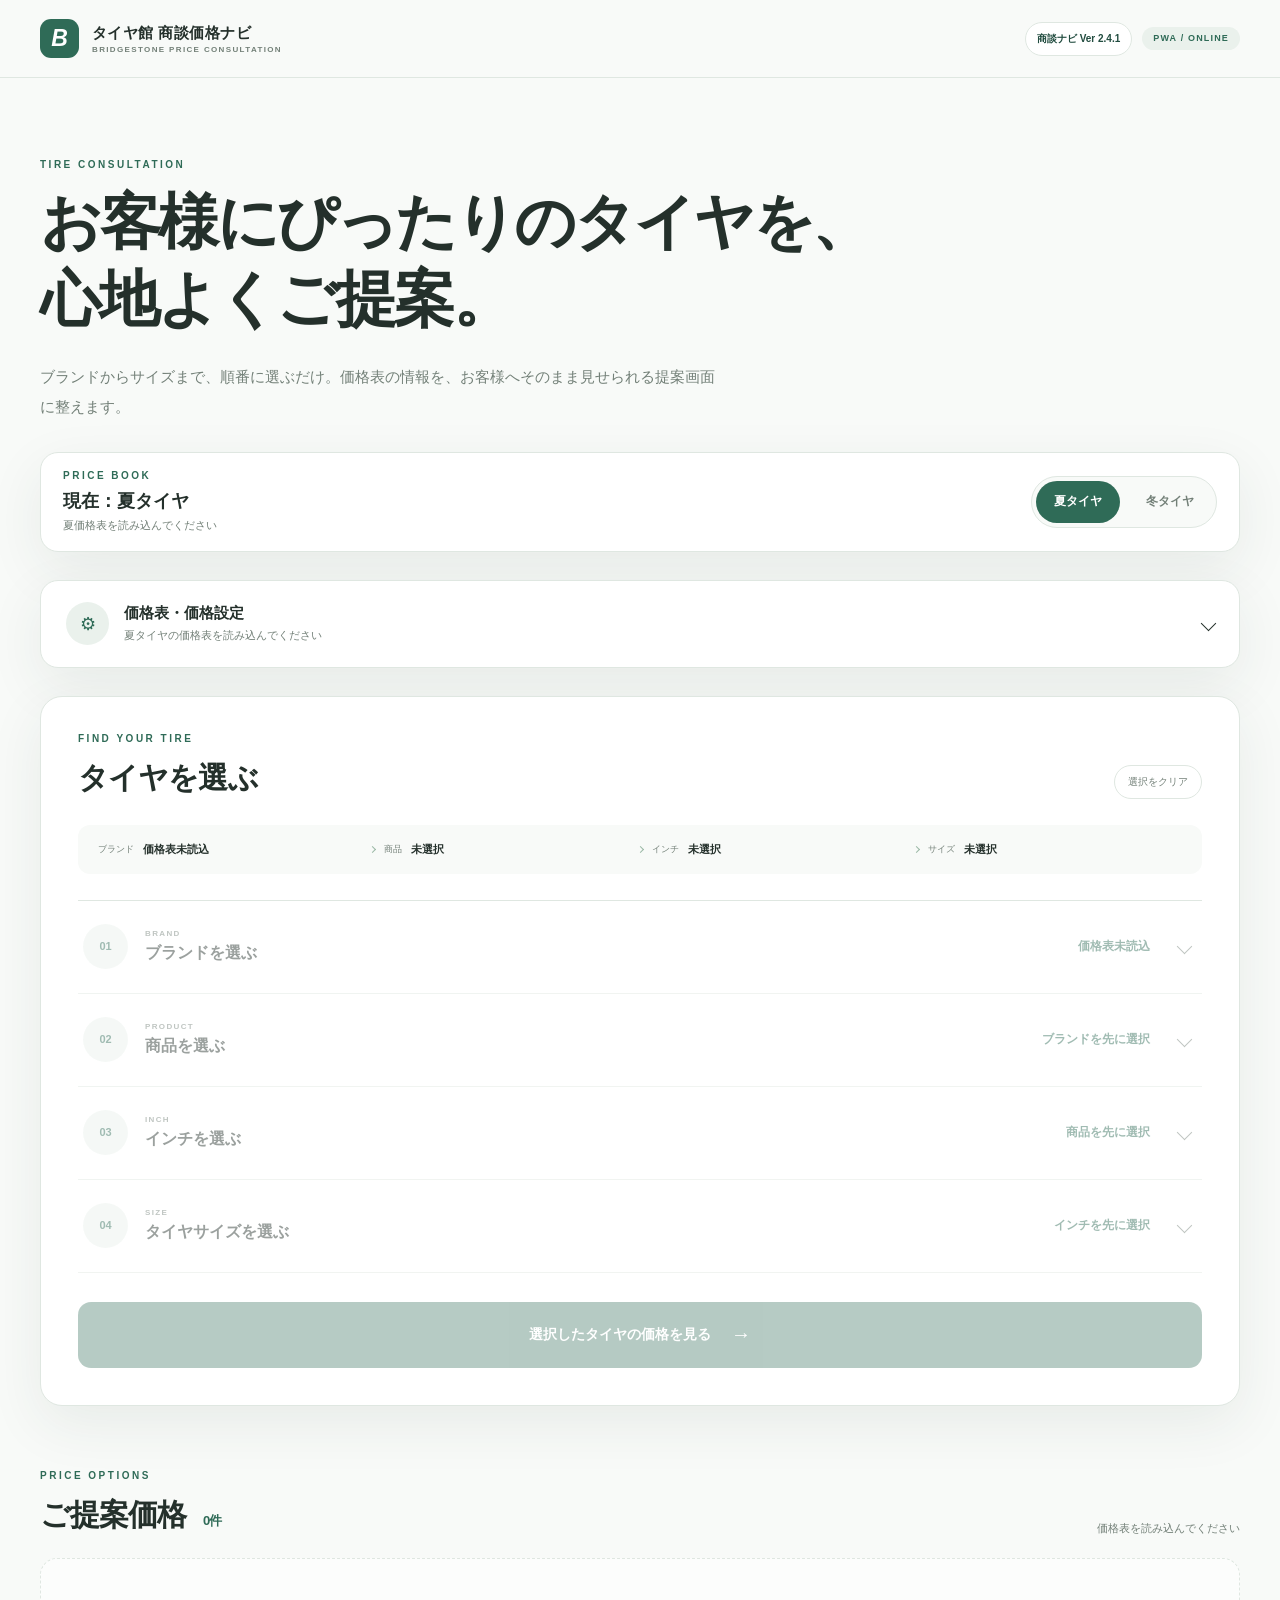
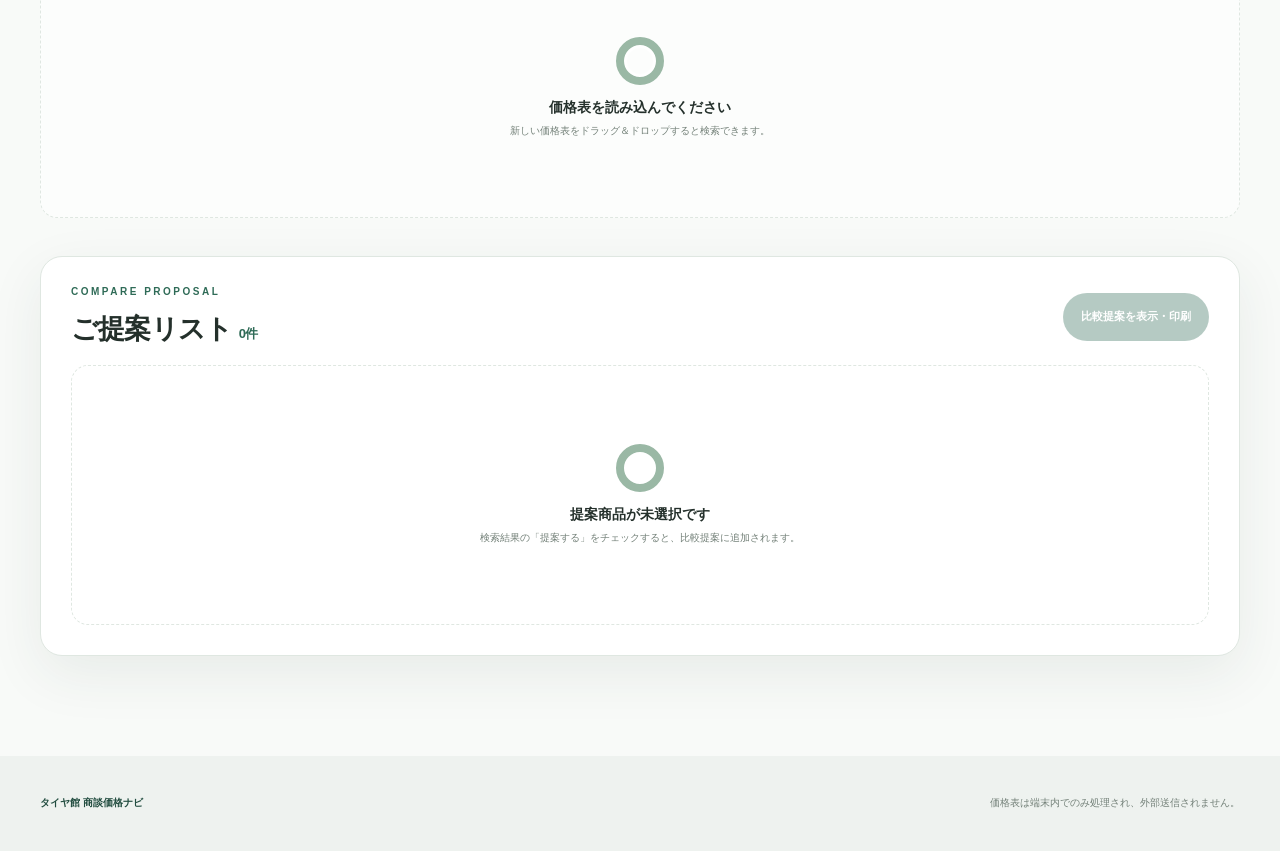
<file: index.html>
<!doctype html>
<html lang="ja">
<head>
  <meta charset="utf-8">
  <meta name="viewport" content="width=device-width, initial-scale=1, viewport-fit=cover">
  <meta name="theme-color" content="#2f6b57">
  <meta name="apple-mobile-web-app-capable" content="yes">
  <meta name="apple-mobile-web-app-status-bar-style" content="default">
  <meta name="apple-mobile-web-app-title" content="商談価格ナビ">
  <meta name="format-detection" content="telephone=no">
  <title>タイヤ館 商談価格ナビ</title>
  <link rel="manifest" href="manifest.json">
  <link rel="apple-touch-icon" sizes="180x180" href="icons/apple-touch-icon.png">
  <link rel="icon" type="image/png" sizes="32x32" href="icons/favicon-32.png">
  <link rel="stylesheet" href="css/styles.css?v=20260831-v242">
</head>
<body>
  <header class="topbar">
    <a class="wordmark" href="#" aria-label="トップへ">
      <span class="wordmark-symbol">B</span>
      <span><strong>タイヤ館 商談価格ナビ</strong><small>BRIDGESTONE PRICE CONSULTATION</small></span>
    </a>
    <div class="topbar-actions">
      <button class="version-button" id="versionButton" type="button">商談ナビ Ver 2.4.2</button>
      <span class="local-badge" id="connectivityBadge">PWA / READY</span>
    </div>
  </header>

  <main class="shell">
    <section class="intro">
      <p class="kicker">TIRE CONSULTATION</p>
      <h1>お客様にぴったりのタイヤを、<br>心地よくご提案。</h1>
      <p>ブランドからサイズまで、順番に選ぶだけ。価格表の情報を、お客様へそのまま見せられる提案画面に整えます。</p>
    </section>

    <section class="season-switcher" aria-label="価格表切替">
      <div>
        <p class="kicker">PRICE BOOK</p>
        <strong id="seasonCurrentLabel">現在：夏タイヤ</strong>
        <span id="seasonStatus">夏価格表を読み込んでください</span>
      </div>
      <div class="season-buttons">
        <button id="summerTireButton" type="button" class="selected" data-season="summer">夏タイヤ</button>
        <button id="winterTireButton" type="button" data-season="winter">冬タイヤ</button>
      </div>
    </section>

    <details class="admin-card" id="adminPanel">
      <summary>
        <span class="admin-icon">⚙</span>
        <span><strong>価格表・価格設定</strong><small id="adminSummary">はじめに価格表を読み込んでください</small></span>
        <span class="chevron"></span>
      </summary>
      <div class="admin-body">
        <section>
          <h2>価格表を読み込む</h2>
          <p class="season-import-note" id="seasonImportNote">現在選択中：夏タイヤ</p>
          <label class="file-drop" id="dropZone" for="fileInput">
            <input id="fileInput" type="file" accept=".xlsm,.xlsx,application/vnd.ms-excel.sheet.macroEnabled.12,application/vnd.openxmlformats-officedocument.spreadsheetml.sheet">
            <span class="file-plus">＋</span>
            <span><strong>Excel価格表を選択</strong><small>.xlsm / .xlsx　ドラッグ＆ドロップ対応</small></span>
          </label>
          <p class="import-status" id="importStatus" aria-live="polite"><i></i><span>価格表は未読込です</span></p>
          <div class="data-source-panel" id="dataSourcePanel">
            <div><span>現在の読込ファイル</span><strong id="sourceFileName">未読込</strong></div>
            <div><span>読込日時</span><strong id="sourceLoadedAt">―</strong></div>
            <div><span>読込シート数</span><strong id="sourceSheetCount">0</strong></div>
            <div><span>読込商品数</span><strong id="sourceProductCount">0</strong></div>
            <div><span>データ元</span><strong id="sourceType">未読込</strong></div>
          </div>
          <button class="data-clear-button" id="clearData" type="button" disabled>データをクリア</button>
          <div class="sheet-list" id="sheetList"></div>
          <div class="store-settings">
            <h2>店舗情報設定</h2>
            <div class="store-grid">
              <label><span>店舗名</span><input id="storeName" type="text" placeholder="タイヤ館 箕輪"></label>
              <label><span>電話番号</span><input id="storePhone" type="tel" placeholder="電話番号"></label>
              <label class="wide"><span>住所</span><input id="storeAddress" type="text" placeholder="住所"></label>
              <label><span>担当者名</span><input id="storeStaff" type="text" placeholder="担当者名"></label>
              <label class="wide"><span>備考</span><textarea id="storeNote" rows="3" placeholder="お見積書に表示する備考"></textarea></label>
            </div>
          </div>
        </section>
        <section>
          <div class="setting-heading"><h2>販売価格設定</h2><button id="resetSettings" type="button">初期値に戻す</button></div>
          <div class="setting-row">
            <label><span>加算額</span><div><input id="addition" type="number" min="0" step="100"><em>円</em></div></label>
            <label><span>消費税率</span><div><input id="taxRate" type="number" min="0" max="100" step="0.1"><em>%</em></div></label>
          </div>
          <p class="setting-label">ブランド別掛率</p>
          <div class="rate-grid" id="rateGrid"></div>
          <p class="formula">（原価 ÷ ブランド掛率 ＋ 加算額）×（1 ＋ 消費税率）→ 100円単位切上げ<br>掛率が空欄または0の場合は1.0として計算します。</p>
            <div class="labor-heading">
            <div><p class="setting-label">工賃設定</p><small>すべて1本あたり・税込</small></div>
            <label class="labor-switch">
              <input id="includeLabor" type="checkbox">
              <span class="switch-track"></span>
              <strong>工賃を含める</strong>
            </label>
          </div>
          <div class="vehicle-settings">
            <div>
              <span>車両区分</span>
              <div class="vehicle-buttons" role="group" aria-label="車両区分">
                <button id="domesticVehicleButton" type="button" data-vehicle="domestic">国産車</button>
                <button id="importVehicleButton" type="button" data-vehicle="import">輸入車</button>
              </div>
            </div>
            <label class="runflat-switch">
              <input id="runFlatTire" type="checkbox">
              <span>ランフラットタイヤ</span>
            </label>
          </div>
          <div class="auto-labor-panel" id="autoLaborPanel">
            <div><span>自動判定インチ</span><strong id="autoLaborInch">未判定</strong></div>
            <div><span>工賃区分</span><strong id="autoLaborCategory">未判定</strong></div>
            <div><span>お買上時 1本工賃</span><strong id="autoLaborAmount">0円</strong></div>
            <label class="auto-labor-select"><span>手動区分変更</span><select id="manualLaborCategory"></select></label>
            <button id="restoreAutoLabor" type="button">自動工賃に戻す</button>
          </div>
          <div class="labor-grid" id="laborGrid">
            <label><span>組替え</span><div><input type="number" min="0" step="1" inputmode="numeric" data-labor="replacement"><em>円</em></div></label>
            <label><span>脱着</span><div><input type="number" min="0" step="1" inputmode="numeric" data-labor="removal"><em>円</em></div></label>
            <label><span>バランス調整</span><div><input type="number" min="0" step="1" inputmode="numeric" data-labor="balancing"><em>円</em></div></label>
            <label><span>チューブレスバルブ</span><div><input type="number" min="0" step="1" inputmode="numeric" data-labor="valve"><em>円</em></div></label>
            <label><span>廃タイヤ処理料</span><div><input type="number" min="0" step="1" inputmode="numeric" data-labor="disposal"><em>円</em></div></label>
            <label><span>窒素ガス充填</span><div><input type="number" min="0" step="1" inputmode="numeric" data-labor="nitrogen"><em>円</em></div></label>
            <label><span>持ち帰り袋</span><div><input type="number" min="0" step="1" inputmode="numeric" data-labor="bag"><em>円</em></div></label>
          </div>
          <p class="labor-summary">1本工賃 <strong id="laborPerTire">0</strong>円 ／ 4本工賃 <strong id="laborFourTires">0</strong>円</p>
          <div class="option-settings">
            <p class="setting-label">見積オプション</p>
            <div class="option-buttons" id="optionButtons">
              <button type="button" data-option="labor">工賃</button>
              <button type="button" data-option="disposal">廃タイヤ処理料</button>
              <button type="button" data-option="valve">チューブレスバルブ</button>
              <button type="button" data-option="nitrogen">窒素ガス充填</button>
              <button type="button" data-option="bag">持ち帰り袋</button>
              <button type="button" data-option="inspection">安全点検・100km点検</button>
            </div>
          </div>
          <div class="custom-print-settings">
            <div class="custom-print-heading">
              <p class="setting-label">追加印刷項目</p>
              <button id="addCustomPrintItem" type="button">＋項目追加</button>
            </div>
            <div class="custom-print-list" id="customPrintItems"></div>
          </div>
        </section>
      </div>
    </details>

    <section class="finder" aria-label="タイヤ検索">
      <div class="finder-head">
        <div><p class="kicker">FIND YOUR TIRE</p><h2>タイヤを選ぶ</h2></div>
        <button class="clear-button" id="clearSelection" type="button">選択をクリア</button>
      </div>

      <div class="selection-summary" id="selectionSummary">
        <span>ブランド</span><b>未選択</b><i></i>
        <span>商品</span><b>未選択</b><i></i>
        <span>インチ</span><b>未選択</b><i></i>
        <span>サイズ</span><b>未選択</b>
      </div>

      <div class="accordion">
        <section class="filter-step open" data-step="brand">
          <button class="step-trigger" type="button" aria-expanded="true">
            <span class="step-number">01</span><span class="step-copy"><small>BRAND</small><strong>ブランドを選ぶ</strong></span>
            <span class="step-value" id="brandValue">未選択</span><span class="chevron"></span>
          </button>
          <div class="step-content">
            <div class="selection-actions"><button id="selectAllBrands" type="button">すべて選択</button><button id="clearAllBrands" type="button">すべて解除</button></div>
            <div class="choice-grid brand-grid" id="brandChoices"></div>
          </div>
        </section>

        <section class="filter-step disabled" data-step="subbrand">
          <button class="step-trigger" type="button" aria-expanded="false">
            <span class="step-number">02</span><span class="step-copy"><small>PRODUCT</small><strong>商品を選ぶ</strong></span>
            <span class="step-value" id="subbrandValue">ブランドを先に選択</span><span class="chevron"></span>
          </button>
          <div class="step-content">
            <div class="selection-actions"><button id="selectAllProducts" type="button">すべて選択</button><button id="clearAllProducts" type="button">すべて解除</button></div>
            <div class="choice-grid" id="subbrandChoices"></div>
          </div>
        </section>

        <section class="filter-step disabled" data-step="inch">
          <button class="step-trigger" type="button" aria-expanded="false">
            <span class="step-number">03</span><span class="step-copy"><small>INCH</small><strong>インチを選ぶ</strong></span>
            <span class="step-value" id="inchValue">商品を先に選択</span><span class="chevron"></span>
          </button>
          <div class="step-content"><div class="choice-grid inch-grid" id="inchChoices"></div></div>
        </section>

        <section class="filter-step disabled" data-step="size">
          <button class="step-trigger" type="button" aria-expanded="false">
            <span class="step-number">04</span><span class="step-copy"><small>SIZE</small><strong>タイヤサイズを選ぶ</strong></span>
            <span class="step-value" id="sizeValue">インチを先に選択</span><span class="chevron"></span>
          </button>
          <div class="step-content"><div class="choice-grid size-grid" id="sizeChoices"></div></div>
        </section>
      </div>

      <button class="search-button" id="searchButton" type="button" disabled><span>選択したタイヤの価格を見る</span><i>→</i></button>
    </section>

    <section class="results" id="resultsSection" aria-live="polite">
      <div class="results-head">
        <div><p class="kicker">PRICE OPTIONS</p><h2>ご提案価格 <span id="resultCount">0件</span></h2></div>
        <p id="resultMessage">条件を選択すると価格を表示します</p>
      </div>
      <div class="result-grid" id="resultGrid">
        <div class="empty-state"><span class="empty-ring"></span><strong>タイヤを選択してください</strong><p>4つの項目を順番に選ぶと、ご提案価格を表示します。</p></div>
      </div>
    </section>

    <section class="proposal-list-section" id="proposalListSection">
      <div class="proposal-list-head">
        <div><p class="kicker">COMPARE PROPOSAL</p><h2>ご提案リスト <span id="proposalCount">0件</span></h2></div>
        <button class="compare-open-button" id="openCompareProposal" type="button" disabled>比較提案を表示・印刷</button>
      </div>
      <div class="proposal-list" id="proposalList">
        <div class="empty-state"><span class="empty-ring"></span><strong>提案商品が未選択です</strong><p>検索結果の「提案する」をチェックすると、比較提案に追加されます。</p></div>
      </div>
    </section>

    <section class="data-quality-panel" id="dataQualityPanel" hidden>
      <div class="data-quality-head">
        <div><p class="kicker">DATA CHECK</p><h2>データ確認</h2></div>
        <span id="dataQualityStatus">未確認</span>
      </div>
      <div class="data-quality-summary" id="dataQualitySummary"></div>
      <div class="data-quality-section">
        <strong>警告</strong>
        <div class="data-quality-warnings" id="dataQualityWarnings"></div>
      </div>
      <details class="data-quality-section data-quality-details">
        <summary>詳細を表示</summary>
        <div class="data-quality-detail-grid">
          <div>
            <strong>シート別読み込みログ</strong>
            <div class="data-quality-list" id="dataQualitySheets"></div>
          </div>
          <div>
            <strong>ブランド・商品・サイズ別件数</strong>
            <div class="data-quality-counts" id="dataQualityCounts"></div>
          </div>
        </div>
      </details>
    </section>
  </main>

  <footer><strong>タイヤ館 商談価格ナビ</strong><span>価格表は端末内でのみ処理され、外部送信されません。</span></footer>

  <dialog class="version-dialog" id="versionDialog">
    <div class="version-dialog-head">
      <div>
        <p class="kicker">APP INFO</p>
        <h2>商談ナビ</h2>
      </div>
      <button id="versionClose" type="button" aria-label="閉じる">×</button>
    </div>
    <dl class="version-info">
      <div><dt>バージョン</dt><dd>Ver 2.4.2</dd></div>
      <div><dt>最終更新日</dt><dd>2026/06/28</dd></div>
      <div><dt>夏価格表</dt><dd id="versionSummerFile">未読込</dd></div>
      <div><dt>冬価格表</dt><dd id="versionWinterFile">未読込</dd></div>
    </dl>
    <div class="version-history">
      <strong>更新履歴</strong>
      <ul>
        <li>Ver2.1：印刷改善</li>
        <li>Ver2.2：データ確認機能・冬価格表対応</li>
        <li>Ver2.3：印刷項目追加・アライメント・パンク補償・その他項目</li>
        <li>Ver2.4：iPadスクロール修正・夏冬切替・輸入車工賃対応・バージョン表示</li>
        <li>Ver2.4.1：ランフラット国産車対応・データ確認欄コンパクト化・印刷項目入力修正・比較印刷の車両区分非表示</li>
      </ul>
    </div>
  </dialog>

  <div class="presentation" id="presentation" hidden>
    <div class="presentation-actions no-print">
      <div class="quote-tabs" role="tablist" aria-label="印刷モード">
        <button id="singleQuoteTab" type="button" class="selected">1枚印刷</button>
        <button id="compareQuoteTab" type="button">比較印刷</button>
      </div>
      <button class="presentation-close" id="presentationClose" type="button" aria-label="商談画面を閉じる">×</button>
      <button class="print-button" id="printQuote" type="button">印刷</button>
    </div>
    <div class="presentation-inner quote-sheet" id="quoteSheet">
      <div class="quote-header">
        <div>
          <p class="presentation-label">ESTIMATE</p>
          <h2>お見積書</h2>
          <p class="quote-date" id="quoteDate"></p>
        </div>
        <div class="quote-store">
          <strong id="quoteStoreName">タイヤ館 箕輪</strong>
          <span id="quoteStoreAddress"></span>
          <span id="quoteStorePhone"></span>
          <span id="quoteStoreStaff"></span>
        </div>
      </div>
      <div class="quote-product">
        <p class="presentation-brand" id="presentationBrand"></p>
        <h3 id="presentationSubbrand"></h3>
        <p class="presentation-size"><span id="presentationSize"></span><span id="presentationCode"></span></p>
        <p class="presentation-auto-labor" id="presentationAutoLabor"></p>
      </div>
      <div class="quote-option-controls no-print">
        <p>表示する項目</p>
        <div class="option-buttons" id="quoteOptionButtons">
          <button type="button" data-option="labor">工賃</button>
          <button type="button" data-option="disposal">廃タイヤ処理料</button>
          <button type="button" data-option="valve">チューブレスバルブ</button>
          <button type="button" data-option="nitrogen">窒素ガス充填</button>
          <button type="button" data-option="bag">持ち帰り袋</button>
          <button type="button" data-option="inspection">安全点検・100km点検</button>
        </div>
      </div>
      <div class="quote-summary">
        <div><span>本数</span><strong id="quoteQuantity">4本</strong></div>
        <div><span>タイヤ単価</span><strong id="presentationSingle"></strong></div>
        <div><span>タイヤ合計</span><strong id="presentationFour"></strong></div>
      </div>
      <div class="quote-lines">
        <table>
          <thead><tr><th>内容</th><th>単価</th><th>数量</th><th>金額</th></tr></thead>
          <tbody id="quoteLineBody"></tbody>
        </table>
      </div>
      <div class="quote-total">
        <span>税込合計金額</span>
        <strong id="presentationTotal"></strong>
      </div>
      <div class="quote-note">
        <strong>備考</strong>
        <p id="quoteNote"></p>
      </div>
      <p class="presentation-note">安心・快適なカーライフのために、最適なタイヤ選びをお手伝いいたします。</p>
    </div>
    <div class="presentation-inner compare-sheet" id="compareSheet" hidden>
      <div class="quote-header">
        <div>
          <p class="presentation-label">ESTIMATE</p>
          <h2>お見積書</h2>
          <p class="quote-date" id="compareDate"></p>
        </div>
        <div class="quote-store">
          <strong id="compareStoreName">タイヤ館 箕輪</strong>
          <span id="compareStoreAddress"></span>
          <span id="compareStorePhone"></span>
          <span id="compareStoreStaff"></span>
        </div>
      </div>
      <div id="comparePages" class="compare-pages"></div>
      <div class="quote-note">
        <strong>備考</strong>
        <p id="compareNote"></p>
      </div>
    </div>
  </div>

  <template id="resultTemplate">
    <article class="result-card">
      <div class="product-heading"><span class="brand-badge"></span><span class="source-badge"></span></div>
      <h3 class="product-name"></h3>
      <p class="tire-size"></p>
      <p class="product-code"></p>
      <p class="auto-labor-badge"></p>
      <label class="proposal-check"><input type="checkbox" class="proposal-checkbox"><span>提案する</span></label>
      <div class="price-pair">
        <div><span>1本価格 <small>税込</small></span><strong class="single-price"></strong></div>
        <div><span>タイヤ4本 <small>税込</small></span><strong class="four-price"></strong></div>
      </div>
      <div class="labor-total">
        <p><span>作業・オプション合計</span><strong class="labor-price"></strong></p>
        <p class="grand-total"><span>工賃込み総額</span><strong class="total-price"></strong></p>
      </div>
      <button class="presentation-button" type="button">お客様へ表示 <span>→</span></button>
      <button class="copy-button" type="button">提案内容をコピー</button>
    </article>
  </template>

  <script src="vendor/jszip.min.js"></script>
  <script src="data/brand-config.js?v=20260831-v242"></script>
  <script src="js/workbook.js?v=20260831-v242"></script>
  <script src="js/pricing.js?v=20260831-v242"></script>
  <script src="js/app.js?v=20260831-v242"></script>
  <script src="js/pwa.js?v=20260831-v242"></script>
</body>
</html>
</file>
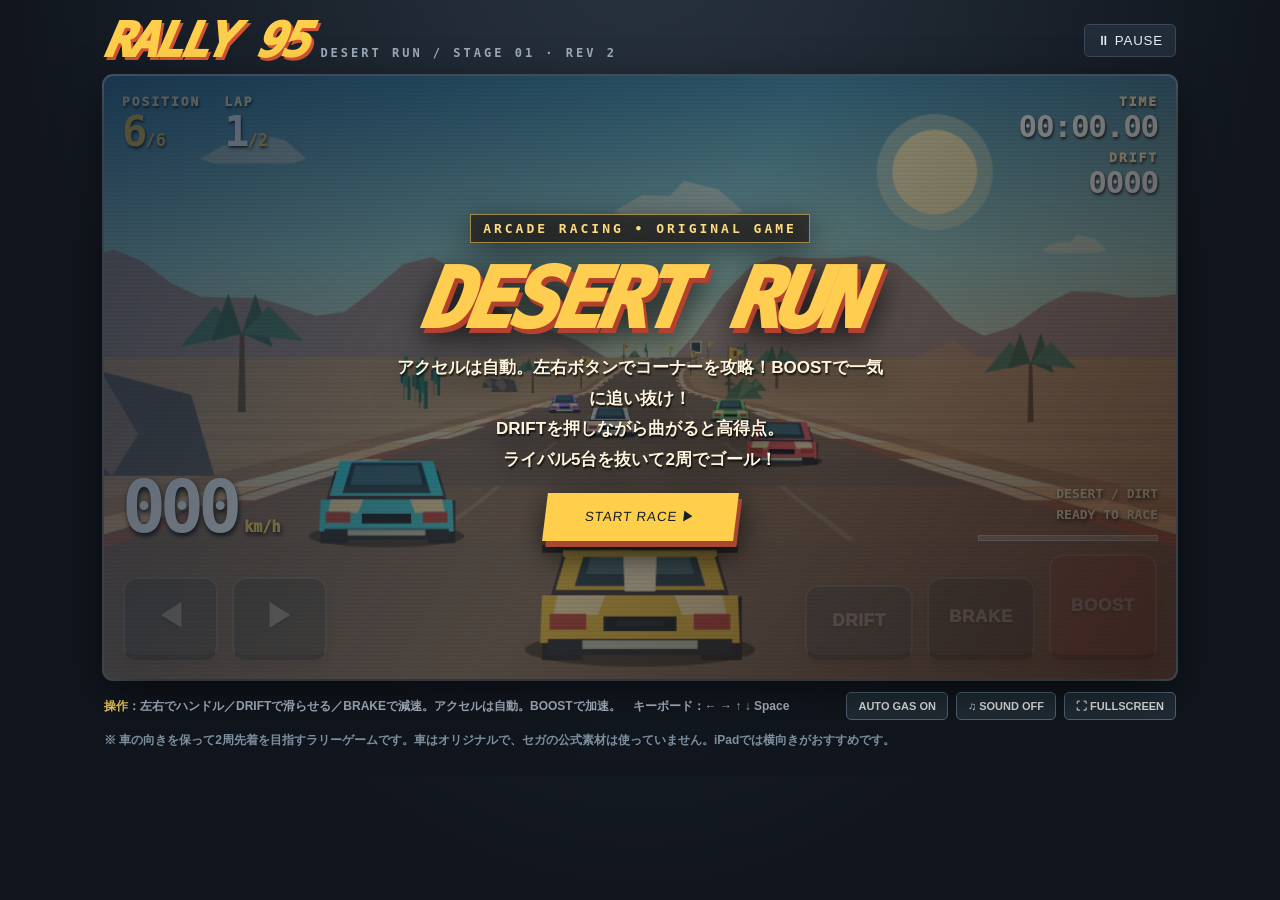
<file: rally-95/index.html>
<!DOCTYPE html>
<html lang="ja">
<head>
<meta charset="utf-8">
<meta name="viewport" content="width=device-width,initial-scale=1,viewport-fit=cover,user-scalable=no">
<meta name="theme-color" content="#11161e">
<title>RALLY 95 — Desert Run REV 2</title>
<style>
:root{color-scheme:dark;--ink:#10151b;--gold:#ffcf4b;--red:#ec5d47;--cyan:#77d7ef}
*{box-sizing:border-box;-webkit-tap-highlight-color:transparent}
html,body{margin:0;min-height:100%;background:radial-gradient(ellipse at 50% -20%,#2a3542,#11161e 70%);color:#f9f4e9;font-family:ui-monospace,"SFMono-Regular",Menlo,Consolas,"Hiragino Kaku Gothic ProN",monospace}
body{display:flex;justify-content:center;align-items:flex-start;overscroll-behavior:none}
main{width:min(100%,1120px);padding:16px clamp(10px,2vw,24px) 24px}
.header{display:flex;align-items:center;justify-content:space-between;gap:12px;margin:0 0 12px}
.brand{display:flex;align-items:baseline;gap:14px;white-space:nowrap}
.brand h1{font-weight:1000;letter-spacing:-.075em;transform:skew(-10deg);font-style:italic;font-size:clamp(27px,4.5vw,48px);margin:0;line-height:1;color:var(--gold);text-shadow:3px 3px 0 #d05337}
.brand small{letter-spacing:.25em;font-size:clamp(9px,1.25vw,12px);font-weight:800;color:#9dabba}
.pill{border:1px solid #3a4859;background:#222c38;color:#e7eef5;padding:8px 12px;border-radius:5px;font:700 11px inherit;letter-spacing:.06em;cursor:pointer;white-space:nowrap}
.pill:active{transform:translateY(1px)}
.shell{position:relative;aspect-ratio:16/9;background:#271b17;overflow:hidden;box-shadow:0 14px 45px #0008,0 0 0 2px #4b5963;border-radius:9px;isolation:isolate;touch-action:none}
canvas{display:block;width:100%;height:100%;image-rendering:auto}
.scanlines{position:absolute;inset:0;pointer-events:none;z-index:3;opacity:.13;background:repeating-linear-gradient(to bottom,transparent 0,transparent 3px,#090b17 4px)}
.hud{position:absolute;inset:0;pointer-events:none;z-index:5;display:flex;flex-direction:column;justify-content:space-between;padding:clamp(8px,1.5vw,18px)}
.hud-top{display:flex;justify-content:space-between;align-items:flex-start;gap:10px}
.hud-left{display:flex;gap:clamp(8px,2vw,24px);align-items:flex-start}
.metric{display:flex;flex-direction:column;gap:2px;text-shadow:1px 2px 3px #000c}
.metric label{font-size:clamp(9px,1.35vw,13px);font-weight:1000;letter-spacing:.15em;color:#fff2c7}
.metric strong{font-size:clamp(19px,3.7vw,42px);line-height:1;letter-spacing:-.04em;color:#fff;font-variant-numeric:tabular-nums}
.metric strong em{font-size:.4em;color:var(--gold);font-style:normal;letter-spacing:0}
.metric .accent{color:var(--gold)}
.hud-right{text-align:right}.hud-right .metric{align-items:flex-end}.hud-right strong{font-size:clamp(15px,2.8vw,31px)}
.hud-bottom{align-items:flex-end;display:flex;justify-content:space-between;gap:16px;margin-bottom:clamp(73px,11vw,120px)}
.speed{display:flex;align-items:baseline;gap:8px;text-shadow:1px 3px 5px #000e}.speed strong{font-size:clamp(31px,6.4vw,73px);line-height:.95;font-variant-numeric:tabular-nums;letter-spacing:-.08em;color:#fff}.speed span{color:#ffd15a;font-size:clamp(10px,1.5vw,15px);font-weight:1000}
.progress{height:6px;background:#ffffff45;border:1px solid #ffffff66;width:clamp(85px,15vw,180px);margin-top:9px}.progress>div{height:100%;width:0;background:var(--gold)}
.hud-info{font-size:clamp(8px,1.35vw,13px);text-align:right;font-weight:900;color:#fff2c7;line-height:1.6;text-shadow:1px 2px 4px #000d}
.controls{z-index:8;position:absolute;left:0;right:0;bottom:0;display:flex;align-items:flex-end;justify-content:space-between;padding:clamp(9px,2vw,19px);gap:8px;pointer-events:none}
.pad{display:flex;align-items:flex-end;gap:clamp(6px,1.6vw,14px);pointer-events:auto}
.ctrl{touch-action:none;user-select:none;-webkit-user-select:none;display:flex;align-items:center;justify-content:center;width:clamp(55px,9.2vw,95px);height:clamp(53px,8.7vw,83px);border:2px solid #ffffff70;border-bottom:5px solid #0009;border-radius:14px;background:#13202aaa;backdrop-filter:blur(3px);color:white;font-size:clamp(18px,3vw,29px);font-weight:1000;cursor:pointer;text-shadow:0 2px 3px #000b;box-shadow:0 6px 12px #0005}
.ctrl.on,.ctrl:active{background:#e6a937da;color:#161513;border-color:#ffe8a5;transform:translateY(3px);border-bottom-width:2px}
.ctrl.action{width:clamp(64px,10.2vw,108px);font-size:clamp(10px,1.7vw,17px);letter-spacing:.04em}.ctrl.gas{height:clamp(65px,10.8vw,106px);background:#b83b31ba}.ctrl.gas.on{background:#f6c64c}
.ctrl.drift{height:clamp(50px,7.9vw,75px);background:#183d4cbd}
.center-message{position:absolute;top:42%;left:50%;transform:translate(-50%,-50%) skew(-8deg);z-index:6;font-size:clamp(70px,14vw,150px);font-weight:1000;line-height:1;color:#ffdf69;text-shadow:5px 6px 0 #bc422d,0 10px 30px #000b;pointer-events:none;white-space:nowrap;opacity:0}
.center-message.visible{opacity:1}
.overlay{position:absolute;inset:0;background:linear-gradient(120deg,#0c1b2fbb,#19252b81 50%,#160b0cb5);z-index:10;display:flex;align-items:center;justify-content:center;padding:20px}
.overlay.hidden{display:none}
.dialog{max-width:500px;width:90%;text-align:center;filter:drop-shadow(0 8px 15px #000a)}
.tag{display:inline-block;padding:6px 12px;border:1px solid #f9cf6190;color:#ffdb80;background:#221b19ad;font-size:clamp(10px,1.3vw,13px);font-weight:900;letter-spacing:.23em}
.dialog h2{font-size:clamp(36px,7vw,83px);font-weight:1000;line-height:.95;letter-spacing:-.07em;font-style:italic;transform:skew(-8deg);color:#ffce50;text-shadow:4px 5px 0 #b3412d;margin:18px 0 13px}
.dialog p{font:800 clamp(12px,1.7vw,17px)/1.8 sans-serif;color:#fff4dd;text-shadow:1px 2px 2px #000c;margin:0 0 17px}
.start{border:0;background:var(--gold);color:#17202b;font:1000 clamp(16px,2.2vw,22px) inherit;letter-spacing:.07em;padding:15px 40px;cursor:pointer;box-shadow:4px 6px 0 #a94831;transform:skew(-7deg)}
.start:active{transform:skew(-7deg) translate(4px,4px);box-shadow:none}
.tool-row{display:flex;justify-content:space-between;align-items:center;flex-wrap:wrap;gap:12px;margin-top:13px;font:700 12px/1.7 sans-serif;color:#abb9c8}
.tool-row b{color:#f4cc5a}.tool-buttons{display:flex;gap:8px}
.tool-buttons button{border:1px solid #536476;background:#212c36;color:#dfe6e7;padding:7px 11px;border-radius:5px;font:800 11px sans-serif;cursor:pointer}
.help{font:700 12px/1.8 sans-serif;color:#7e90a0;margin:10px 0 0}.help b{color:#d2dfeb}
@media (hover:hover) and (pointer:fine){.controls{opacity:.3;transition:opacity .2s}.shell:hover .controls{opacity:1}}
@media (max-width:550px){main{padding:7px 5px 16px}.header{margin:0 5px 6px}.brand small{display:none}.hud-left{gap:8px}.ctrl{border-radius:8px}.controls{padding:6px}.pad{gap:4px}.tool-row{padding:0 6px}.help{padding:0 6px}.overlay{padding:6px}.dialog h2{margin:8px 0}.dialog p{margin:0 0 12px;font-size:11px}.start{padding:8px 22px}}
</style>
</head>
<body>
<main>
<div class="header"><div class="brand"><h1>RALLY 95</h1><small>DESERT RUN / STAGE 01 · REV 2</small></div><button class="pill" id="pauseBtn">⏸ PAUSE</button></div>
<section class="shell" id="stage" aria-label="レトロラリーゲーム画面">
<canvas id="game" width="960" height="540" aria-label="3D風のラリーレース"></canvas>
<div class="scanlines"></div>
<div class="hud">
<div class="hud-top">
<div class="hud-left"><div class="metric"><label>POSITION</label><strong class="accent" id="rank">6<em>/6</em></strong></div><div class="metric"><label>LAP</label><strong id="lap">1<em>/2</em></strong></div></div>
<div class="hud-right"><div class="metric"><label>TIME</label><strong id="time">00:00.00</strong></div><div class="metric" style="margin-top:8px"><label>DRIFT</label><strong id="best">0000</strong></div></div>
</div>
<div class="hud-bottom"><div class="speed"><strong id="speed">000</strong><span>km/h</span></div><div class="hud-info">DESERT / DIRT<br><span id="status">READY TO RACE</span><div class="progress"><div id="progressFill"></div></div></div></div>
</div>
<div class="center-message" id="countdown"></div>
<div class="controls" id="controls">
<div class="pad"><button class="ctrl" data-control="left" aria-label="左に曲がる">◀</button><button class="ctrl" data-control="right" aria-label="右に曲がる">▶</button></div>
<div class="pad"><button class="ctrl action drift" data-control="drift">DRIFT</button><button class="ctrl action" data-control="brake">BRAKE</button><button class="ctrl action gas" data-control="gas">BOOST</button></div>
</div>
<div class="overlay" id="overlay"><div class="dialog"><div class="tag" id="overlayTag">ARCADE RACING • ORIGINAL GAME</div><h2 id="overlayTitle">DESERT RUN</h2><p id="overlayText">アクセルは自動。左右ボタンでコーナーを攻略！BOOSTで一気に追い抜け！<br>DRIFTを押しながら曲がると高得点。<br>ライバル5台を抜いて2周でゴール！</p><button id="startBtn" class="start">START RACE ▶</button></div></div>
</section>
<div class="tool-row"><div><b>操作</b>：左右でハンドル／DRIFTで滑らせる／BRAKEで減速。アクセルは自動。BOOSTで加速。　キーボード：← → ↑ ↓ Space</div><div class="tool-buttons"><button id="autoBtn">AUTO GAS ON</button><button id="soundBtn">♫ SOUND OFF</button><button id="fullBtn">⛶ FULLSCREEN</button></div></div>
<p class="help">※ 車の向きを保って2周先着を目指すラリーゲームです。車はオリジナルで、セガの公式素材は使っていません。iPadでは横向きがおすすめです。</p>
</main>
<script>
(() => {
'use strict';
const C=document.getElementById('game'), ctx=C.getContext('2d',{alpha:false});
const W=960,H=540,SEG=185,ROAD=2000,DRAW=220,DEPTH=1/Math.tan(Math.PI/3),CAMH=1040,MAX=7400,LAPS=2;
const $=id=>document.getElementById(id);
const hud={speed:$('speed'),rank:$('rank'),lap:$('lap'),time:$('time'),best:$('best'),status:$('status'),progress:$('progressFill'),count:$('countdown')};
const clamp=(v,a,b)=>Math.max(a,Math.min(b,v)),lerp=(a,b,t)=>a+(b-a)*t,smooth=t=>t*t*(3-2*t);
let seed=146189;function rand(){seed=(Math.imul(seed,1664525)+1013904223)|0;return(seed>>>0)/4294967296;}
let segments=[],lastY=0,trackLen=0;
function addSegment(curve,y){const i=segments.length;segments.push({i,curve,p1:{w:{y:lastY,z:i*SEG},s:{}},p2:{w:{y,z:(i+1)*SEG},s:{}},props:[],cars:[]});lastY=y;}
function addRoad(a,b,c,curve,hill){const n=a+b+c,from=lastY,to=from+hill*SEG;for(let j=0;j<n;j++){let k=j<n?j/n:1,cv=j<a?lerp(0,curve,smooth(j/Math.max(1,a))):j<a+b?curve:lerp(curve,0,smooth((j-a-b)/Math.max(1,c)));addSegment(cv,lerp(from,to,smooth((j+1)/n)));}}
function road(){
addRoad(0,65,0,0,0);
addRoad(25,52,25,1.3,24);
addRoad(22,55,20,-2.2,-39);
addRoad(18,40,18,0,16);
addRoad(20,60,25,2.6,38);
addRoad(20,44,25,-1.55,-42);
addRoad(16,38,16,2.15,0);
addRoad(20,55,20,-2.75,30);
addRoad(10,35,10,0,-21);
addRoad(25,56,25,1.72,-16);
addRoad(20,55,26,-1.5,15);
addRoad(0,65,0,0,-5);
trackLen=segments.length*SEG;
for(const s of segments){if(s.i%3===0){const r=rand();if(r<.36)s.props.push({side:rand()<.5?-1:1,offs:1.4+rand()*2.3,type:r<.11?'cactus':r<.2?'palm':r<.3?'rock':'bush',scale:.7+rand()*.75});}if(s.i%25===0&&s.i>35)s.props.push({side:rand()<.5?-1:1,offs:1.35,type:'flag',scale:1});if(s.i%109===3&&s.i>15)s.props.push({side:1,offs:1.45,type:'sign',scale:1});}
}
road();
const keys={left:false,right:false,gas:false,brake:false,drift:false};
let current='title',speed=0,dist=0,px=0,sideVel=0,time=0,countTime=3.1,goFlash=0,collisionCD=0,lastT=0,raf=0,dust=[],rivals=[],cameraLean=0,shake=0,hitFlash=0,lapFlash=0,gameBest=null,soundOn=false,audio=null,engine=null,engineGain=null,autoGas=true,driftScore=0,driftCombo=0,checkpoint=-1,checkpointFlash=0;
try{gameBest=Number(localStorage.getItem('rally95best'))||null;}catch(e){}
function showTime(t){if(!Number.isFinite(t))return'--:--.--';let m=Math.floor(t/60),s=Math.floor(t%60),cs=Math.floor((t-Math.floor(t))*100);return String(m).padStart(2,'0')+':'+String(s).padStart(2,'0')+'.'+String(cs).padStart(2,'0');}
function initRivals(){rivals=[];const colors=['#3bced8','#ea5a5a','#eae8e0','#7ad76c','#a48bef'];for(let i=0;i<5;i++){rivals.push({dist:1100+i*1000,offset:[-.45,.48,-.15,.60,-.62][i],target:[-.45,.48,-.15,.60,-.62][i],speed:MAX*([.76,.80,.83,.87,.91][i]),color:colors[i],id:i,shift:rand()*6.28});}}
function showOverlay(tag,title,desc,btn){$('overlay').classList.remove('hidden');$('overlayTag').textContent=tag;$('overlayTitle').textContent=title;$('overlayText').innerHTML=desc;$('startBtn').textContent=btn;}
function hideOverlay(){$('overlay').classList.add('hidden');}
function begin(){speed=0;dist=0;px=0;sideVel=0;time=0;countTime=3.1;goFlash=0;lapFlash=0;collisionCD=0;shake=0;dust=[];driftScore=0;driftCombo=0;checkpoint=-1;checkpointFlash=0;initRivals();current='count';hideOverlay();resetInputs();lastT=performance.now();resumeAudio();}
function togglePause(){if(current==='play'||current==='count'){current='pause';resetInputs();showOverlay('RACE PAUSED','PAUSE','レースを中断中。<br>続きから走れます。','RESUME ▶');}else if(current==='pause'){current='play';hideOverlay();lastT=performance.now();resumeAudio();} }
$('startBtn').addEventListener('click',()=>{if(current==='pause'){togglePause();}else begin();});
$('pauseBtn').addEventListener('click',()=>{if(current==='title'||current==='done'){begin();}else togglePause();});
function resetInputs(){Object.keys(keys).forEach(k=>{keys[k]=false;document.querySelectorAll('[data-control="'+k+'"]').forEach(b=>b.classList.remove('on'));});}
const held=new Map();
function setKey(k,v){if(!Object.prototype.hasOwnProperty.call(keys,k))return;keys[k]=v;document.querySelectorAll('[data-control="'+k+'"]').forEach(b=>b.classList.toggle('on',v));}
document.querySelectorAll('[data-control]').forEach(btn=>{
const k=btn.dataset.control;
btn.addEventListener('pointerdown',e=>{e.preventDefault();try{btn.setPointerCapture?.(e.pointerId);}catch(_){}held.set(e.pointerId,k);setKey(k,true);});
for(const evt of ['pointerup','pointercancel','lostpointercapture'])btn.addEventListener(evt,e=>{const old=held.get(e.pointerId);if(old){held.delete(e.pointerId);setKey(old,[...held.values()].includes(old));}});
});
window.addEventListener('keydown',e=>{const map={ArrowLeft:'left',KeyA:'left',ArrowRight:'right',KeyD:'right',ArrowUp:'gas',KeyW:'gas',ArrowDown:'brake',KeyS:'brake',Space:'drift'};if(map[e.code]){e.preventDefault();setKey(map[e.code],true);}if(e.code==='KeyP'||e.code==='Escape'){e.preventDefault();if(!e.repeat)togglePause();}if(e.code==='Enter'&&!e.repeat&&(current==='title'||current==='done'))begin();},{passive:false});
window.addEventListener('keyup',e=>{const map={ArrowLeft:'left',KeyA:'left',ArrowRight:'right',KeyD:'right',ArrowUp:'gas',KeyW:'gas',ArrowDown:'brake',KeyS:'brake',Space:'drift'};if(map[e.code]){e.preventDefault();setKey(map[e.code],false);}},{passive:false});
window.addEventListener('blur',()=>{if(current==='play')togglePause();});
window.addEventListener('visibilitychange',()=>{if(document.hidden&&current==='play')togglePause();});
$('fullBtn').addEventListener('click',async()=>{const el=$('stage');try{if(document.fullscreenElement){await document.exitFullscreen();}else if(el.requestFullscreen){await el.requestFullscreen();}else if(el.webkitEnterFullscreen){el.webkitEnterFullscreen();}else{$('fullBtn').textContent='⛶ 横向きでプレイ';}}catch(e){$('fullBtn').textContent='⛶ 横向きでプレイ';}});
$('autoBtn').addEventListener('click',()=>{autoGas=!autoGas;$('autoBtn').textContent=autoGas?'AUTO GAS ON':'AUTO GAS OFF';document.querySelector('[data-control=gas]').textContent=autoGas?'BOOST':'GAS';});
$('soundBtn').addEventListener('click',()=>{soundOn=!soundOn;$('soundBtn').textContent=soundOn?'♫ SOUND ON':'♫ SOUND OFF';if(soundOn)resumeAudio();else if(engineGain)engineGain.gain.value=0;});
function resumeAudio(){if(!soundOn)return;try{if(!audio){audio=new(window.AudioContext||window.webkitAudioContext)();let filter=audio.createBiquadFilter();filter.type='lowpass';filter.frequency.value=570;engineGain=audio.createGain();engineGain.gain.value=0;engine=audio.createOscillator();engine.type='sawtooth';engine.frequency.value=62;engine.connect(filter);filter.connect(engineGain);engineGain.connect(audio.destination);engine.start();}audio.resume().catch(()=>{});}catch(e){soundOn=false;$('soundBtn').textContent='♫ SOUND OFF';}}
function beep(freq=650,duration=.08){if(!soundOn||!audio)return;try{let o=audio.createOscillator(),g=audio.createGain();o.type='square';o.frequency.value=freq;g.gain.setValueAtTime(.07,audio.currentTime);g.gain.exponentialRampToValueAtTime(.001,audio.currentTime+duration);o.connect(g);g.connect(audio.destination);o.start();o.stop(audio.currentTime+duration);}catch(e){}}
function segmentAt(z){return segments[Math.floor(((z%trackLen)+trackLen)%trackLen/SEG)%segments.length];}
function update(dt){
if(current==='count'){countTime-=dt;if(countTime<=0){current='play';goFlash=.8;beep(900,.15);}return;}
if(current!=='play')return;
const oldDist=dist,seg=segmentAt(dist),ratio=speed/MAX;
// Arcade driving: auto throttle helps touch-screen play. Steering remains mandatory on bends.
if(autoGas||keys.gas)speed+=(autoGas?2350:2600)*dt;else speed-=1150*dt;
if(autoGas&&keys.gas)speed+=1800*dt;
if(keys.brake)speed-=5900*dt;
if(keys.drift&&ratio>.2)speed-=270*dt;
let offroad=Math.abs(px)>1.04;
if(offroad)speed-=1600*dt;
speed=clamp(speed,0,MAX*(offroad?.72:(autoGas&&keys.gas?1.13:1)));
const v=speed/MAX,steer=Number(keys.right)-Number(keys.left);
let steerTarget=steer*(.27+.70*Math.min(v,1))*(keys.drift?1.36:1);
let response=keys.drift?3.5:8.2;
sideVel+=(steerTarget-sideVel)*Math.min(1,response*dt);
// A tiny stabilising force prevents the car becoming permanently stranded off-road.
if(!steer&&Math.abs(px)>1.65)sideVel+=-Math.sign(px)*.12*dt;
px+=(sideVel-seg.curve*(.06+0.41*v*v))*dt;
px=clamp(px,-2.45,2.45);
if(Math.abs(px)>1.65)speed=Math.min(speed,MAX*.58);
dist+=speed*dt;
time+=dt;
let region=Math.floor(dist/(trackLen/3));
if(region!==checkpoint&&region>0&&dist<trackLen*LAPS){checkpoint=region;checkpointFlash=1.5;beep(1150,.11);}
if(Math.floor(oldDist/trackLen)<Math.floor(dist/trackLen)){lapFlash=2.2;beep(980,.17);}
if(lapFlash>0)lapFlash-=dt;if(checkpointFlash>0)checkpointFlash-=dt;if(goFlash>0)goFlash-=dt;
if(collisionCD>0)collisionCD-=dt;
// Drift score requires actual movement with the drift key, not merely holding it.
if(keys.drift&&Math.abs(sideVel)>.31&&v>.32&&!offroad){driftCombo+=dt;driftScore+=dt*18*(1+Math.min(3,driftCombo*.5))*v;}else driftCombo=Math.max(0,driftCombo-dt*3);
for(const ai of rivals){ai.dist+=ai.speed*dt*(1+.012*Math.sin(time*.38+ai.id));ai.target=clamp(ai.target+Math.sin(time*.27+ai.id*2.4)*dt*.015,-.72,.72);ai.offset=lerp(ai.offset,ai.target,Math.min(1,dt*.9));if(Math.abs(ai.dist-dist)<260&&Math.abs(px-ai.offset)<.28&&collisionCD<=0&&speed>1300){speed*=.65;sideVel+=(px<ai.offset?-.65:.65);shake=.9;hitFlash=.3;collisionCD=1.3;beep(170,.3);}}
if(hitFlash>0)hitFlash-=dt;if(shake>0)shake*=Math.pow(.04,dt);
if(speed>650&&(Math.abs(sideVel)>.25||offroad||keys.drift)&&rand()<Math.min(.75,dt*32)){dust.push({x:W/2+(rand()-.5)*115,y:485+rand()*15,r:5+rand()*12,a:.4+rand()*.25,life:.55+rand()*.8,vx:(rand()-.5)*135,vy:-35-rand()*55});}
for(const p of dust){p.x+=p.vx*dt;p.y+=p.vy*dt;p.r+=dt*35;p.life-=dt;p.a*=Math.pow(.2,dt);}dust=dust.filter(p=>p.life>0).slice(-65);
if(engineGain&&audio){engine.frequency.setTargetAtTime(57+v*105,audio.currentTime,.08);engineGain.gain.setTargetAtTime(soundOn?.014+.036*v:0,audio.currentTime,.08);}
if(dist>=trackLen*LAPS){dist=trackLen*LAPS;current='done';resetInputs();let rank=getRank();if(!gameBest||time<gameBest){gameBest=time;try{localStorage.setItem('rally95best',String(time));}catch(e){}}beep(1200,.32);showOverlay('STAGE CLEAR / FINISH',rank===1?'YOU WIN!':'FINISH!',`順位 <b style="color:#ffdb64">${rank} / 6</b>　　TIME <b style="color:#ffdb64">${showTime(time)}</b><br>DRIFT SCORE <b style="color:#ffdb64">${Math.floor(driftScore)}</b><br>再挑戦して1位を目指そう！`,'RETRY ▶');}
}

function getRank(){return 1+rivals.filter(a=>a.dist>dist).length;}
function proj(pt,cameraX,cameraY,cameraZ,xOff){let dz=pt.w.z-cameraZ,scale=DEPTH/Math.max(1,dz);pt.s.z=dz;pt.s.scale=scale;pt.s.x=Math.round(W/2+scale*(xOff-cameraX)*W/2);pt.s.y=Math.round(H/2-scale*(pt.w.y-cameraY)*H/2);pt.s.w=Math.round(scale*ROAD*W/2);}
function poly(points,color){ctx.fillStyle=color;ctx.beginPath();ctx.moveTo(points[0][0],points[0][1]);for(let i=1;i<points.length;i++)ctx.lineTo(points[i][0],points[i][1]);ctx.closePath();ctx.fill();}
function quad(x1,y1,w1,x2,y2,w2,color){poly([[x1-w1,y1],[x2-w2,y2],[x2+w2,y2],[x1+w1,y1]],color);}
function cloud(x,y,scale){ctx.fillStyle='#e3d1b070';poly([[x-70*scale,y],[x-40*scale,y-17*scale],[x-11*scale,y-16*scale],[x+4*scale,y-32*scale],[x+40*scale,y-23*scale],[x+66*scale,y],[x+48*scale,y+6*scale],[x-54*scale,y+6*scale]],'#f9ead27e');}
function background(seg){let horizon=243,shift=Math.sin(dist/12000)*12,par=px*6+seg.curve*12;let gradient=ctx.createLinearGradient(0,0,0,310);gradient.addColorStop(0,'#3c81a2');gradient.addColorStop(.53,'#9ed0c8');gradient.addColorStop(1,'#f4d9a5');ctx.fillStyle=gradient;ctx.fillRect(0,0,W,H);
ctx.fillStyle='#ffe7a8';ctx.beginPath();ctx.arc(744-par*.22,86+shift*.2,38,0,Math.PI*2);ctx.fill();ctx.fillStyle='#fff6ca63';ctx.beginPath();ctx.arc(744-par*.22,86+shift*.2,52,0,Math.PI*2);ctx.fill();
cloud(135+Math.sin(time*.05)*18-par*.2,74,.7);cloud(516-par*.27,121,.85);cloud(870-par*.15,156,.43);
let pts=[[0,horizon+42]];for(let x=-70;x<=1030;x+=26){let z=x+par*.35;let y=horizon-40-25*Math.sin(z*.011)-35*Math.cos(z*.020)-12*Math.cos(z*.044);pts.push([x,y]);}pts.push([W,H],[0,H]);poly(pts,'#a58b80');
pts=[[0,horizon+90]];for(let x=-70;x<=1030;x+=32){let z=x+par*.75;let y=horizon+32-19*Math.sin(z*.019)-16*Math.cos(z*.033)-5*Math.cos(z*.075);pts.push([x,y]);}pts.push([W,H],[0,H]);poly(pts,'#bd9274');
ctx.fillStyle='#c9a277';ctx.fillRect(0,horizon+75,W,H-horizon);
}
function drawRoad(seg,i){const a=seg.p1.s,b=seg.p2.s;if(a.z<=0||b.z<=0||a.y<b.y||a.y<-250||b.y>H+300)return;const alt=Math.floor(seg.i/3)%2;ctx.fillStyle=alt?'#be956f':'#c59c73';ctx.fillRect(0,b.y,W,Math.max(1,a.y-b.y+1));
quad(a.x,a.y,a.w*1.30,b.x,b.y,b.w*1.30,alt?'#ac805f':'#b98a63');
quad(a.x,a.y,a.w*1.12,b.x,b.y,b.w*1.12,alt?'#e4d0ad':'#e6b986');
quad(a.x,a.y,a.w,b.x,b.y,b.w,alt?'#7d6453':'#836755');
const rumble=(seg.i%8)<4?'#e1c3a2':'#a8614b';
quad(a.x-a.w*.955,a.y,a.w*.034,b.x-b.w*.955,b.y,b.w*.034,rumble);
quad(a.x+a.w*.955,a.y,a.w*.034,b.x+b.w*.955,b.y,b.w*.034,rumble);
if(seg.i%6<3){quad(a.x-a.w*.38,a.y,a.w*.008,b.x-b.w*.38,b.y,b.w*.008,'#99816a');quad(a.x+a.w*.38,a.y,a.w*.008,b.x+b.w*.38,b.y,b.w*.008,'#99816a');}
}
function tree(x,y,w,type){if(w<2||w>900)return;const h=w*2.8;
if(type==='cactus'){poly([[x-w*.08,y],[x-w*.08,y-h],[x+w*.13,y-h],[x+w*.13,y],[x+w*.33,y],[x+w*.32,y-h*.54],[x+w*.12,y-h*.54],[x+w*.12,y-h*.39],[x-w*.32,y-h*.39],[x-w*.32,y-h*.68],[x-w*.12,y-h*.68],[x-w*.12,y]],'#27675b');poly([[x-w*.08,y-h],[x+w*.13,y-h],[x+w*.13,y-h*.3],[x-w*.08,y-h*.3]],'#38866a');}
else if(type==='palm'){poly([[x-w*.12,y],[x+w*.12,y],[x+w*.07,y-h*.85],[x-w*.06,y-h*.85]],'#70523a');for(let i=0;i<5;i++){let dx=(i-2)*w*.92;poly([[x,y-h*.84],[x+dx*.44,y-h*(1.14+(i%2)*.13)],[x+dx,y-h*(.7+(i%3)*.06)]],i%2?'#466c53':'#568268');}}
else if(type==='rock'){poly([[x-w,y],[x-w*.77,y-h*.23],[x-w*.22,y-h*.4],[x+w*.75,y-h*.31],[x+w,y]],'#665d58');poly([[x-w*.77,y-h*.23],[x-w*.22,y-h*.4],[x+w*.18,y-h*.16],[x-w*.1,y]],'#9b8170');}
else if(type==='bush'){poly([[x-w,y],[x-w*.72,y-h*.18],[x-w*.34,y-h*.27],[x,y-h*.42],[x+w*.5,y-h*.23],[x+w,y]],'#56785a');poly([[x-w*.3,y],[x,y-h*.42],[x+w*.5,y-h*.23]],'#76916a');}
else if(type==='flag'){ctx.fillStyle='#584a3a';ctx.fillRect(x-w*.08,y-h*1.35,w*.15,h*1.35);poly([[x,y-h*1.35],[x+w*1.2,y-h*1.23],[x,y-h*.89]],'#f0c34e');ctx.fillStyle='#75483f';ctx.fillRect(x+w*.35,y-h*1.24,w*.24,h*.15);}
else if(type==='sign'){ctx.fillStyle='#5e524b';ctx.fillRect(x-w*.07,y-h*1.1,w*.14,h*1.1);ctx.fillStyle='#283f4a';ctx.fillRect(x-w*.83,y-h*1.65,w*1.65,h*.63);ctx.strokeStyle='#fae1a9';ctx.lineWidth=Math.max(1,w*.1);ctx.strokeRect(x-w*.83,y-h*1.65,w*1.65,h*.63);if(w>14){ctx.fillStyle='#ffde8e';ctx.font=`bold ${Math.round(w*.32)}px sans-serif`;ctx.textAlign='center';ctx.fillText('RALLY',x,y-h*1.28);}}
}
function drawCar(cx,cy,w,body,lean=0,player=false){if(w<5)return;let h=w*.69;ctx.save();ctx.translate(cx,cy);ctx.rotate(lean*.025);ctx.fillStyle='#0007';ctx.beginPath();ctx.ellipse(0,-h*.07,w*.60,h*.13,0,0,7);ctx.fill();
ctx.fillStyle='#201d22';ctx.fillRect(-w*.51,-h*.47,w*.21,h*.48);ctx.fillRect(w*.32,-h*.47,w*.21,h*.48);
poly([[-w*.4,-h*.8],[w*.4,-h*.8],[w*.52,-h*.2],[-w*.52,-h*.2]],'#342d33');
poly([[-w*.36,-h*.91],[w*.36,-h*.91],[w*.44,-h*.52],[-w*.44,-h*.52]],body);
poly([[-w*.27,-h*.89],[w*.27,-h*.89],[w*.34,-h*.55],[-w*.34,-h*.55]],'#233a4a');
poly([[-w*.24,-h*.86],[w*.24,-h*.86],[w*.28,-h*.64],[-w*.28,-h*.64]],'#416a75');
poly([[-w*.51,-h*.48],[w*.51,-h*.48],[w*.52,-h*.12],[-w*.52,-h*.12]],body);
poly([[-w*.43,-h*.48],[-w*.18,-h*.48],[-w*.22,-h*.33],[-w*.45,-h*.34]],'#ffe8ae');
poly([[w*.18,-h*.48],[w*.43,-h*.48],[w*.45,-h*.34],[w*.22,-h*.33]],'#ffe8ae');
ctx.fillStyle='#bf3e35';ctx.fillRect(-w*.47,-h*.34,w*.19,h*.12);ctx.fillRect(w*.28,-h*.34,w*.19,h*.12);
ctx.fillStyle='#22252b';ctx.fillRect(-w*.48,-h*.15,w*.96,h*.12);ctx.fillStyle='#c5c9b6';ctx.fillRect(-w*.3,-h*.14,w*.6,h*.065);
ctx.fillStyle='#11151b';ctx.fillRect(-w*.19,-h*.32,w*.38,h*.11);
if(player){ctx.fillStyle='#f6f7ee';poly([[-w*.09,-h*.89],[w*.09,-h*.89],[w*.08,-h*.51],[-w*.08,-h*.51]],'#fff0cb');ctx.fillStyle='#182532';ctx.fillRect(-w*.12,-h*.29,w*.24,h*.04);ctx.fillStyle='#241e23';ctx.fillRect(-w*.51,-h*.86,w*1.02,h*.06);ctx.fillStyle='#f7cb4a';ctx.fillRect(-w*.4,-h*.82,w*.8,h*.05);}
ctx.restore();}
function render(){let segBase=segmentAt(dist),percent=((dist%SEG)+SEG)%SEG/SEG;
background(segBase);
let cameraY=lerp(segBase.p1.w.y,segBase.p2.w.y,percent)+CAMH;
let cameraX=px*ROAD;
let x=0,dx=-segBase.curve*percent;
const projection=[];
for(let n=0;n<DRAW;n++){
let seg=segments[(segBase.i+n)%segments.length],loop=seg.i<segBase.i?trackLen:0;
proj(seg.p1,cameraX,cameraY,dist-loop,x);proj(seg.p2,cameraX,cameraY,dist-loop,x+dx);
x+=dx;dx+=seg.curve;
if(seg.p1.s.z<=0||seg.p2.s.z<=0)continue;
projection.push(seg);
}
for(let i=projection.length-1;i>=0;i--){let s=projection[i];drawRoad(s,i);
const p=s.p2.s;if(p.y>H+90||p.y<0)continue;
for(const prop of s.props){let xx=p.x+prop.side*p.w*prop.offs,w=p.w*.20*prop.scale;if(xx<-170||xx>W+170)continue;tree(xx,p.y,w,prop.type);}
for(const ai of rivals){let z=(ai.dist%trackLen+trackLen)%trackLen,si=Math.floor(z/SEG),segIndex=s.i;let ahead=(z-(dist%trackLen)+trackLen)%trackLen;if(si!==segIndex||ahead<SEG*.4||ahead>DRAW*SEG)continue;
let f=(z%SEG)/SEG,sw=lerp(s.p1.s.w,s.p2.s.w,f),sx=lerp(s.p1.s.x,s.p2.s.x,f)+sw*ai.offset,sy=lerp(s.p1.s.y,s.p2.s.y,f),cw=sw*.23;
if(cw>6&&cw<400)drawCar(sx,sy,cw,ai.color,Math.sin(time+ai.id)*.5,false);
}
}
// particulate dust behind the player's rear bumper
ctx.save();for(const p of dust){ctx.globalAlpha=clamp(p.a*p.life,0,.5);ctx.fillStyle='#d1ad84';ctx.beginPath();ctx.arc(p.x,p.y,p.r,0,Math.PI*2);ctx.fill();}ctx.restore();
let steering=Number(keys.right)-Number(keys.left);let carBob=Math.sin(time*37)*Math.min(2.2,speed/MAX*1.7);
if(current!=='title')drawCar(W/2+clamp(sideVel*-14,-28,28)+((rand()-.5)*shake*18),H-18+carBob,172,'#edbe3c',-sideVel*6.0+segBase.curve*.28,true);
else drawCar(W/2,H-18,172,'#edbe3c',0,true);
// rolling track dust/filter
ctx.fillStyle='#dd95591a';ctx.fillRect(0,H*.68,W,H*.32);
if(hitFlash>0){ctx.fillStyle=`rgba(247,59,44,${hitFlash*.6})`;ctx.fillRect(0,0,W,H);}
if(current==='count'){let number=Math.ceil(countTime);hud.count.textContent=number>0&&number<=3?String(number):'GO!';hud.count.classList.add('visible');}
else if(goFlash>0){hud.count.textContent='GO!';hud.count.classList.add('visible');}else hud.count.classList.remove('visible');
hud.speed.textContent=String(Math.round(speed/MAX*224)).padStart(3,'0');hud.rank.innerHTML=getRank()+'<em>/6</em>';hud.lap.innerHTML=Math.min(LAPS,Math.floor(dist/trackLen)+1)+'<em>/'+LAPS+'</em>';hud.time.textContent=showTime(time);hud.best.textContent=String(Math.floor(driftScore)).padStart(4,'0');hud.progress.style.width=clamp(dist/(trackLen*LAPS)*100,0,100)+'%';hud.status.textContent=current==='title'?'READY TO RACE':current==='pause'?'PAUSED':current==='done'?'STAGE CLEAR':Math.abs(px)>1.08?'OFF ROAD — STEER BACK!':checkpointFlash>0?'CHECKPOINT!':autoGas&&keys.gas?'TURBO BOOST!':keys.drift&&speed>1100&&Math.abs(sideVel)>.25?'DRIFT +POINTS':lapFlash>0?'LAP '+Math.min(LAPS,Math.floor(dist/trackLen)+1)+' / '+LAPS:'RACE IN PROGRESS';
}
function frame(now){let dt=lastT?Math.min(.045,(now-lastT)/1000):0;lastT=now;update(dt);render();raf=requestAnimationFrame(frame);}
initRivals();render();raf=requestAnimationFrame(frame);
})();
</script>
</body>
</html>
</file>
<file: css/styles.css>
:root {
  --bg: #f8faf8;
  --surface: #fff;
  --main: #2f6b57;
  --main-dark: #214c3f;
  --accent: #9ab8a5;
  --pale: #eaf1ec;
  --greige: #eeeae3;
  --ink: #24302b;
  --muted: #738078;
  --line: #dfe7e1;
  --shadow: 0 18px 55px rgba(41, 68, 55, .08);
  --brand-accent: var(--main);
  --brand-soft: var(--pale);
}
* { box-sizing: border-box; }
html { min-height: 100%; scroll-behavior: smooth; }
body { min-height: 100%; margin: 0; color: var(--ink); background: var(--bg); font-family: -apple-system, BlinkMacSystemFont, "Hiragino Sans", "Yu Gothic", Meiryo, sans-serif; -webkit-font-smoothing: antialiased; -webkit-tap-highlight-color: transparent; }
button, input { font: inherit; }
button, label[for], summary { cursor: pointer; }
button { color: inherit; touch-action: manipulation; }
label, summary { touch-action: manipulation; }
.topbar { min-height: calc(78px + env(safe-area-inset-top)); display: flex; align-items: center; justify-content: space-between; padding: env(safe-area-inset-top) max(28px, calc((100vw - 1200px)/2)) 0; background: rgba(248,250,248,.92); border-bottom: 1px solid var(--line); -webkit-backdrop-filter: blur(18px); backdrop-filter: blur(18px); position: sticky; top: 0; z-index: 20; }
.wordmark { color: inherit; display: flex; align-items: center; gap: 13px; text-decoration: none; }
.wordmark-symbol { width: 39px; height: 39px; display: grid; place-items: center; color: white; background: var(--main); border-radius: 11px; font: italic 800 23px/1 Arial; }
.wordmark strong, .wordmark small { display: block; }
.wordmark strong { font-size: 15px; letter-spacing: .03em; }
.wordmark small { margin-top: 3px; color: var(--muted); font: 600 8px/1 Arial; letter-spacing: .17em; }
.local-badge { padding: 7px 11px; color: var(--main); background: var(--pale); border-radius: 999px; font: 700 9px/1 Arial; letter-spacing: .13em; }
.local-badge.offline { color: #8b5353; background: #f3e9e7; }
.topbar-actions { display: flex; align-items: center; gap: 10px; }
.version-button { min-height: 34px; padding: 0 11px; color: var(--main-dark); background: white; border: 1px solid var(--line); border-radius: 999px; font-size: 10px; font-weight: 900; }
.shell { width: min(1200px, calc(100% - 40px)); margin: auto; padding: 82px 0 100px; }
.intro { max-width: 850px; margin-bottom: 52px; }
.kicker { margin: 0 0 14px; color: var(--main); font: 700 10px/1 Arial; letter-spacing: .25em; }
.intro h1 { margin: 0; font-size: clamp(36px, 5vw, 61px); line-height: 1.27; letter-spacing: -.04em; font-weight: 650; }
.intro > p:last-child { max-width: 680px; margin: 23px 0 0; color: var(--muted); font-size: 15px; line-height: 2; }
.season-switcher { display: flex; align-items: center; justify-content: space-between; gap: 18px; margin: -22px 0 28px; padding: 18px 22px; background: var(--surface); border: 1px solid var(--line); border-radius: 18px; box-shadow: var(--shadow); }
.season-switcher .kicker { margin-bottom: 8px; }
.season-switcher strong, .season-switcher span { display: block; }
.season-switcher strong { font-size: 18px; }
.season-switcher span { margin-top: 5px; color: var(--muted); font-size: 11px; }
.season-buttons { display: flex; gap: 8px; padding: 4px; background: var(--bg); border: 1px solid var(--line); border-radius: 999px; }
.season-buttons button { min-height: 42px; padding: 0 18px; color: var(--muted); background: transparent; border: 0; border-radius: 999px; font-size: 12px; font-weight: 900; }
.season-buttons button.selected { color: white; background: var(--main); }
.admin-card { margin-bottom: 28px; background: var(--surface); border: 1px solid var(--line); border-radius: 18px; box-shadow: var(--shadow); overflow: hidden; }
.admin-card > summary { min-height: 86px; list-style: none; display: flex; align-items: center; gap: 15px; padding: 18px 25px; }
.admin-card > summary::-webkit-details-marker { display: none; }
.admin-icon { width: 43px; height: 43px; display: grid; place-items: center; color: var(--main); background: var(--pale); border-radius: 50%; font-size: 18px; }
.admin-card summary strong, .admin-card summary small { display: block; }
.admin-card summary strong { font-size: 15px; }
.admin-card summary small { margin-top: 5px; color: var(--muted); font-size: 11px; font-weight: 400; }
.chevron { width: 11px; height: 11px; margin-left: auto; border-right: 1.5px solid currentColor; border-bottom: 1.5px solid currentColor; transform: rotate(45deg); transition: .25s; }
.admin-card[open] > summary .chevron, .filter-step.open .chevron { transform: rotate(225deg); }
.admin-body { display: grid; grid-template-columns: 1fr 1.15fr; gap: 45px; padding: 28px 32px 34px; border-top: 1px solid var(--line); }
.admin-body h2 { margin: 0 0 16px; font-size: 15px; }
.file-drop { min-height: 112px; display: flex; align-items: center; justify-content: center; gap: 14px; color: var(--muted); background: #fbfcfb; border: 1px dashed var(--accent); border-radius: 13px; cursor: pointer; transition: .2s; }
.season-import-note { margin: -5px 0 10px; color: var(--main); font-size: 11px; font-weight: 900; }
.file-drop:hover, .file-drop.dragging { background: var(--pale); border-color: var(--main); }
.file-drop input { display: none; }
.file-plus { width: 36px; height: 36px; display: grid; place-items: center; color: white; background: var(--main); border-radius: 50%; font-size: 22px; }
.file-drop strong, .file-drop small { display: block; }
.file-drop strong { color: var(--ink); font-size: 13px; }
.file-drop small { margin-top: 5px; font-size: 10px; }
.import-status { display: flex; gap: 8px; align-items: center; margin: 13px 0 0; color: var(--muted); font-size: 11px; }
.import-status i { width: 8px; height: 8px; background: #b8c0bb; border-radius: 50%; }
.import-status.success { color: var(--main); }
.import-status.success i { background: #4f9a72; box-shadow: 0 0 0 4px #e8f3ec; }
.import-status.error { color: #9f4c4c; }
.import-status.error i { background: #b95d5d; }
.data-source-panel { display: grid; grid-template-columns: repeat(2, minmax(0, 1fr)); gap: 7px; margin-top: 14px; }
.data-source-panel > div { min-width: 0; padding: 9px 10px; background: var(--bg); border-radius: 8px; }
.data-source-panel > div:last-child { grid-column: 1/-1; }
.data-source-panel span, .data-source-panel strong { display: block; overflow: hidden; text-overflow: ellipsis; white-space: nowrap; }
.data-source-panel span { color: var(--muted); font-size: 8px; }
.data-source-panel strong { margin-top: 4px; color: var(--ink); font-size: 10px; }
.data-clear-button { width: 100%; min-height: 38px; margin-top: 10px; color: #8b5353; background: #fff; border: 1px solid #d9caca; border-radius: 9px; font-size: 10px; font-weight: 700; }
.data-clear-button:disabled { cursor: default; opacity: .35; }
.sheet-list { display: flex; flex-wrap: wrap; gap: 5px; margin-top: 12px; }
.sheet-list span { padding: 4px 7px; color: var(--muted); background: var(--bg); border-radius: 5px; font-size: 9px; }
.data-quality-panel { margin-top: 38px; padding: 20px; background: #fbfcfb; border: 1px solid var(--line); border-radius: 18px; box-shadow: var(--shadow); }
.data-quality-panel[hidden] { display: none; }
.data-quality-head { display: flex; align-items: center; justify-content: space-between; gap: 10px; }
.data-quality-head h2 { margin: 0; font-size: 23px; }
.data-quality-head span { padding: 5px 8px; color: var(--main); background: var(--pale); border-radius: 999px; font-size: 9px; font-weight: 900; white-space: nowrap; }
.data-quality-head span.has-warning { color: #8b6a2b; background: #f8efd9; }
.data-quality-summary { display: grid; grid-template-columns: repeat(6, minmax(0, 1fr)); gap: 7px; margin-top: 12px; }
.data-quality-summary div { min-width: 0; padding: 9px 10px; background: var(--bg); border-radius: 8px; }
.data-quality-summary span, .data-quality-summary strong { display: block; }
.data-quality-summary span { color: var(--muted); font-size: 8px; font-weight: 800; }
.data-quality-summary strong { margin-top: 4px; color: var(--ink); font-size: 13px; }
.data-quality-section { margin-top: 12px; padding-top: 11px; border-top: 1px solid var(--line); }
.data-quality-section > strong { display: block; margin-bottom: 7px; color: var(--main-dark); font-size: 10px; }
.data-quality-details summary { color: var(--main); font-size: 11px; font-weight: 900; list-style: none; }
.data-quality-details summary::-webkit-details-marker { display: none; }
.data-quality-details summary::after { content: "＋"; margin-left: 8px; }
.data-quality-details[open] summary::after { content: "－"; }
.data-quality-detail-grid { display: grid; grid-template-columns: 1fr 1fr; gap: 14px; margin-top: 12px; }
.data-quality-detail-grid > div > strong { display: block; margin-bottom: 7px; color: var(--main-dark); font-size: 10px; }
.data-quality-list, .data-quality-warnings { display: grid; gap: 6px; max-height: 190px; overflow: auto; padding-right: 2px; }
.data-quality-list p, .data-quality-warnings p, .data-quality-counts p { min-width: 0; margin: 0; padding: 7px 8px; background: var(--bg); border-radius: 8px; font-size: 9px; }
.data-quality-list span, .data-quality-warnings span, .data-quality-counts span { display: block; color: var(--ink); font-weight: 800; overflow-wrap: anywhere; }
.data-quality-list strong, .data-quality-counts strong { color: var(--main-dark); font-weight: 900; }
.data-quality-list small, .data-quality-warnings small { display: block; margin-top: 3px; color: var(--muted); line-height: 1.5; overflow-wrap: anywhere; }
.data-quality-counts { display: grid; gap: 6px; }
.data-quality-counts details { background: var(--bg); border-radius: 8px; overflow: hidden; }
.data-quality-counts summary { padding: 8px 9px; color: var(--ink); font-size: 10px; font-weight: 900; }
.data-quality-counts details div { display: grid; gap: 4px; max-height: 160px; overflow: auto; padding: 0 7px 7px; }
.data-quality-counts p { display: flex; justify-content: space-between; gap: 9px; background: white; }
.store-settings { margin-top: 22px; padding-top: 18px; border-top: 1px solid var(--line); }
.store-grid { display: grid; grid-template-columns: 1fr 1fr; gap: 9px; }
.store-grid label.wide { grid-column: 1 / -1; }
.store-grid span { display: block; margin-bottom: 6px; color: var(--muted); font-size: 9px; font-weight: 700; }
.store-grid input, .store-grid textarea { width: 100%; padding: 11px 12px; color: var(--ink); background: var(--bg); border: 1px solid var(--line); border-radius: 9px; outline: 0; resize: vertical; }
.setting-heading { display: flex; justify-content: space-between; align-items: center; }
.setting-heading button { padding: 0; color: var(--main); background: none; border: 0; font-size: 10px; }
.setting-row { display: grid; grid-template-columns: 1fr 1fr; gap: 10px; }
.setting-row label > span, .setting-label { display: block; margin-bottom: 7px; color: var(--muted); font-size: 10px; font-weight: 700; }
.setting-row label div { position: relative; }
.setting-row input { width: 100%; height: 43px; padding: 0 38px 0 12px; background: var(--bg); border: 1px solid var(--line); border-radius: 9px; outline: 0; }
.setting-row em { position: absolute; right: 12px; top: 50%; color: var(--muted); font-size: 11px; font-style: normal; transform: translateY(-50%); }
.setting-label { margin-top: 16px; }
.rate-grid { display: grid; grid-template-columns: repeat(5, minmax(70px, 1fr)); gap: 7px; }
.rate-item { padding: 8px 9px; background: var(--bg); border-radius: 8px; }
.rate-item span { display: block; color: var(--muted); font: 700 8px/1 Arial; overflow: hidden; text-overflow: ellipsis; }
.rate-item input { width: 100%; margin-top: 4px; padding: 0; background: transparent; border: 0; outline: 0; font-size: 13px; font-weight: 650; }
.formula { margin: 12px 0 0; color: #98a29c; font-size: 9px; }
.labor-heading { display: flex; align-items: end; justify-content: space-between; gap: 16px; margin-top: 20px; padding-top: 18px; border-top: 1px solid var(--line); }
.labor-heading .setting-label { margin: 0 0 4px; color: var(--ink); font-size: 12px; }
.labor-heading small { color: var(--muted); font-size: 8px; }
.labor-switch { display: flex; align-items: center; gap: 8px; user-select: none; }
.labor-switch input { position: absolute; opacity: 0; pointer-events: none; }
.switch-track { position: relative; width: 38px; height: 22px; background: #cbd4ce; border-radius: 999px; transition: .2s; }
.switch-track::after { content: ""; position: absolute; width: 16px; height: 16px; left: 3px; top: 3px; background: white; border-radius: 50%; box-shadow: 0 1px 4px rgba(0,0,0,.18); transition: .2s; }
.labor-switch input:checked + .switch-track { background: var(--main); }
.labor-switch input:checked + .switch-track::after { transform: translateX(16px); }
.labor-switch strong { font-size: 9px; }
.vehicle-settings { display: grid; grid-template-columns: 1fr auto; gap: 10px; align-items: end; margin-top: 12px; padding: 10px; background: #fbfcfb; border: 1px solid var(--line); border-radius: 11px; }
.vehicle-settings span { display: block; margin-bottom: 7px; color: var(--muted); font-size: 9px; font-weight: 800; }
.vehicle-buttons { display: flex; gap: 6px; padding: 4px; background: var(--bg); border: 1px solid var(--line); border-radius: 999px; }
.vehicle-buttons button { min-height: 34px; padding: 0 13px; color: var(--muted); background: transparent; border: 0; border-radius: 999px; font-size: 10px; font-weight: 900; }
.vehicle-buttons button.selected { color: white; background: var(--main); }
.runflat-switch { min-height: 44px; display: flex; align-items: center; gap: 8px; padding: 0 12px; background: var(--bg); border: 1px solid var(--line); border-radius: 10px; font-size: 10px; font-weight: 900; }
.runflat-switch input { width: 18px; height: 18px; accent-color: var(--main); }
.auto-labor-panel { display: grid; grid-template-columns: repeat(3, minmax(0, 1fr)); gap: 7px; margin-top: 12px; padding: 10px; background: linear-gradient(135deg, #f2f7f3, #fbfcfb); border: 1px solid var(--line); border-radius: 11px; }
.auto-labor-panel > div, .auto-labor-select { min-width: 0; padding: 8px 9px; background: rgba(255,255,255,.75); border-radius: 8px; }
.auto-labor-panel span, .auto-labor-panel strong { display: block; overflow: hidden; text-overflow: ellipsis; white-space: nowrap; }
.auto-labor-panel span { color: var(--muted); font-size: 8px; font-weight: 700; }
.auto-labor-panel strong { margin-top: 4px; color: var(--main-dark); font-size: 12px; }
.auto-labor-select { grid-column: span 2; }
.auto-labor-select select { width: 100%; min-height: 32px; margin-top: 5px; color: var(--ink); background: transparent; border: 0; outline: 0; font-size: 12px; font-weight: 650; }
.auto-labor-panel button { min-height: 42px; color: white; background: var(--main); border: 0; border-radius: 9px; font-size: 10px; font-weight: 800; }
.auto-labor-panel button:disabled { cursor: default; opacity: .45; }
.labor-grid { display: grid; grid-template-columns: repeat(3, minmax(0, 1fr)); gap: 7px; margin-top: 12px; }
.labor-grid label { min-width: 0; padding: 8px 9px; background: var(--bg); border-radius: 8px; }
.labor-grid label > span { display: block; overflow: hidden; color: var(--muted); font-size: 8px; font-weight: 700; text-overflow: ellipsis; white-space: nowrap; }
.labor-grid label div { position: relative; margin-top: 4px; }
.labor-grid input { width: 100%; padding: 0 22px 0 0; background: transparent; border: 0; outline: 0; font-size: 13px; font-weight: 650; }
.labor-grid em { position: absolute; right: 0; top: 50%; color: var(--muted); font-size: 8px; font-style: normal; transform: translateY(-50%); }
.labor-summary { margin: 10px 0 0; padding: 9px 11px; color: var(--muted); background: var(--pale); border-radius: 8px; font-size: 9px; }
.labor-summary strong { color: var(--main-dark); font-size: 11px; }
.option-settings { margin-top: 14px; }
.option-buttons { display: flex; flex-wrap: wrap; gap: 8px; }
.option-buttons button { min-height: 39px; padding: 9px 12px; color: var(--muted); background: white; border: 1px solid var(--line); border-radius: 999px; font-size: 10px; font-weight: 800; }
.option-buttons button.selected { color: white; background: var(--main); border-color: var(--main); box-shadow: 0 8px 18px rgba(47,107,87,.16); }
.custom-print-settings { margin-top: 18px; padding-top: 16px; border-top: 1px solid var(--line); }
.custom-print-heading { display: flex; align-items: center; justify-content: space-between; gap: 12px; }
.custom-print-heading .setting-label { margin: 0; }
.custom-print-heading button { min-height: 36px; padding: 0 12px; color: white; background: var(--main); border: 0; border-radius: 9px; font-size: 10px; font-weight: 800; }
.custom-print-list { display: grid; gap: 8px; margin-top: 10px; }
.custom-print-row { display: grid; grid-template-columns: 92px 1fr 1.3fr 58px; gap: 7px; align-items: end; padding: 9px; background: var(--bg); border: 1px solid var(--line); border-radius: 10px; }
.custom-print-row label { min-width: 0; }
.custom-print-row span { display: block; margin-bottom: 5px; color: var(--muted); font-size: 8px; font-weight: 800; }
.custom-print-row input { width: 100%; min-height: 36px; padding: 0 9px; color: var(--ink); background: white; border: 1px solid var(--line); border-radius: 8px; outline: 0; font-size: 11px; }
.custom-print-toggle, .custom-print-remove { min-height: 36px; padding: 0 8px; border: 1px solid var(--line); border-radius: 8px; font-size: 9px; font-weight: 900; }
.custom-print-toggle { color: var(--muted); background: white; }
.custom-print-toggle.selected { color: white; background: var(--main); border-color: var(--main); }
.custom-print-remove { color: #8b5353; background: #f5eeee; border-color: #ead9d9; }
.custom-print-remove:disabled { color: var(--muted); background: #eef2ef; cursor: default; opacity: .55; }
.finder { padding: 37px; background: var(--surface); border: 1px solid var(--line); border-radius: 22px; box-shadow: var(--shadow); }
.finder-head, .results-head { display: flex; justify-content: space-between; align-items: end; gap: 20px; }
.finder-head h2, .results-head h2 { margin: 0; font-size: 30px; letter-spacing: -.03em; }
.clear-button { padding: 9px 13px; color: var(--muted); background: transparent; border: 1px solid var(--line); border-radius: 999px; font-size: 10px; }
.selection-summary { display: grid; grid-template-columns: auto 1fr auto auto 1fr auto auto 1fr auto auto 1fr; align-items: center; gap: 9px; margin: 26px 0; padding: 17px 20px; color: var(--muted); background: var(--bg); border-radius: 12px; font-size: 9px; }
.selection-summary b { color: var(--ink); font-size: 11px; white-space: nowrap; overflow: hidden; text-overflow: ellipsis; }
.selection-summary i { width: 5px; height: 5px; border-top: 1px solid var(--accent); border-right: 1px solid var(--accent); transform: rotate(45deg); }
.accordion { border-top: 1px solid var(--line); }
.filter-step { border-bottom: 1px solid var(--line); }
.step-trigger { width: 100%; min-height: 92px; display: flex; align-items: center; gap: 17px; padding: 17px 5px; background: transparent; border: 0; text-align: left; }
.step-number { width: 45px; height: 45px; display: grid; place-items: center; color: var(--main); background: var(--pale); border-radius: 50%; font: 700 11px/1 Arial; }
.step-copy small, .step-copy strong { display: block; }
.step-copy small { margin-bottom: 5px; color: var(--muted); font: 700 8px/1 Arial; letter-spacing: .17em; }
.step-copy strong { font-size: 16px; }
.step-value { margin-left: auto; color: var(--main); font-size: 12px; font-weight: 650; }
.step-trigger .chevron { margin-left: 12px; margin-right: 7px; color: var(--muted); }
.filter-step.disabled { opacity: .45; }
.filter-step.disabled .step-trigger { cursor: default; }
.step-content { display: none; padding: 2px 4px 25px 66px; }
.filter-step.open .step-content { display: block; }
.selection-actions { display: flex; justify-content: flex-end; gap: 7px; margin-bottom: 10px; }
.selection-actions button { padding: 7px 11px; color: var(--main); background: var(--pale); border: 0; border-radius: 999px; font-size: 9px; font-weight: 700; }
.selection-actions button:last-child { color: var(--muted); background: var(--bg); border: 1px solid var(--line); }
.selection-actions button:disabled { cursor: default; opacity: .35; }
.choice-grid { display: grid; grid-template-columns: repeat(3, minmax(0, 1fr)); gap: 9px; }
.brand-grid { grid-template-columns: repeat(4, minmax(0, 1fr)); }
.inch-grid { grid-template-columns: repeat(7, minmax(68px, 1fr)); }
.size-grid { grid-template-columns: repeat(4, minmax(0, 1fr)); }
.choice { min-height: 62px; padding: 12px 15px; color: var(--ink); background: #fbfcfb; border: 1px solid var(--line); border-radius: 12px; text-align: left; transition: .18s; }
.choice.selected { color: var(--main-dark); background: var(--brand-soft); border-color: var(--brand-accent); box-shadow: inset 0 0 0 1px var(--brand-accent); }
.choice.selected::after { content: "✓"; float: right; margin-top: -18px; color: var(--brand-accent); font-weight: 800; }
.choice strong, .choice small { display: block; }
.choice strong { font-size: 14px; }
.choice small { margin-top: 5px; color: var(--muted); font-size: 9px; }
.inch-grid .choice { min-height: 55px; text-align: center; }
.inch-grid .choice strong { font-size: 18px; }
.size-grid .choice strong { font-family: Arial, sans-serif; }
.search-button { width: 100%; min-height: 66px; display: flex; justify-content: center; align-items: center; gap: 20px; margin-top: 29px; color: white; background: var(--main); border: 0; border-radius: 13px; font-size: 14px; font-weight: 650; transition: .2s; }
.search-button:disabled { cursor: default; opacity: .35; }
.search-button i { font-style: normal; font-size: 20px; }
.results { margin-top: 65px; }
.results-head h2 span { margin-left: 9px; color: var(--main); font-size: 13px; }
.results-head > p { margin: 0; color: var(--muted); font-size: 11px; }
.result-grid { display: grid; grid-template-columns: repeat(2, minmax(0, 1fr)); gap: 17px; margin-top: 22px; }
.result-card { overflow: hidden; padding: 25px; background: var(--surface); border: 1px solid var(--line); border-radius: 17px; box-shadow: 0 12px 35px rgba(41,68,55,.06); }
.product-heading { display: flex; align-items: center; justify-content: space-between; }
.brand-badge { color: var(--brand-accent); font: 800 12px/1 Arial; letter-spacing: .12em; }
.source-badge { color: #9aa39e; font-size: 9px; }
.product-name { margin: 15px 0 5px; font-size: 22px; letter-spacing: -.02em; }
.tire-size { margin: 0; color: var(--muted); font: 600 17px/1.4 Arial; }
.product-code { margin: 8px 0 20px; color: #a0aaa4; font-size: 9px; }
.auto-labor-badge { margin: -11px 0 16px; color: var(--main); font-size: 10px; font-weight: 750; }
.price-pair { display: grid; grid-template-columns: 1fr 1fr; gap: 9px; }
.price-pair > div { padding: 16px; background: var(--bg); border-radius: 11px; }
.price-pair > div:last-child { background: var(--brand-soft); }
.price-pair span { display: block; margin-bottom: 6px; color: var(--muted); font-size: 9px; }
.price-pair strong { font: 650 25px/1 Arial; }
.price-pair strong::before { content: "¥"; margin-right: 2px; font-size: 13px; }
.price-pair small { font-size: 8px; font-weight: 400; }
.labor-total { margin-top: 9px; padding: 12px 15px; background: #f6f8f6; border: 1px solid var(--line); border-radius: 11px; }
.labor-total[hidden] { display: none; }
.labor-total p { display: flex; align-items: center; justify-content: space-between; gap: 14px; margin: 0; color: var(--muted); font-size: 10px; }
.labor-total p + p { margin-top: 9px; padding-top: 9px; border-top: 1px solid var(--line); }
.labor-total strong { color: var(--ink); font: 650 18px/1 Arial; }
.labor-total strong::before { content: "¥"; margin-right: 2px; font-size: 10px; }
.labor-total .grand-total span, .labor-total .grand-total strong { color: var(--main-dark); font-weight: 800; }
.presentation-button { width: 100%; min-height: 47px; display: flex; align-items: center; justify-content: center; gap: 13px; margin-top: 13px; color: var(--main); background: white; border: 1px solid var(--accent); border-radius: 10px; font-size: 11px; font-weight: 700; }
.copy-button { width: 100%; min-height: 42px; margin-top: 8px; color: var(--muted); background: transparent; border: 1px solid var(--line); border-radius: 10px; font-size: 10px; font-weight: 700; }
.copy-button.copied { color: white; background: var(--main); border-color: var(--main); }
.proposal-check { min-height: 44px; display: flex; align-items: center; gap: 10px; margin: -5px 0 12px; padding: 10px 12px; color: var(--main-dark); background: var(--pale); border: 1px solid var(--line); border-radius: 10px; font-size: 11px; font-weight: 800; }
.proposal-check input { width: 20px; height: 20px; accent-color: var(--main); }
.proposal-list-section { margin-top: 38px; padding: 30px; background: var(--surface); border: 1px solid var(--line); border-radius: 22px; box-shadow: var(--shadow); }
.proposal-list-head { display: flex; align-items: center; justify-content: space-between; gap: 18px; }
.proposal-list-head h2 { margin: 0; font-size: 27px; letter-spacing: -.03em; }
.proposal-list-head h2 span { color: var(--main); font-size: 13px; }
.compare-open-button { min-height: 48px; padding: 0 18px; color: white; background: var(--main); border: 0; border-radius: 999px; font-size: 11px; font-weight: 800; }
.compare-open-button:disabled { cursor: default; opacity: .35; }
.proposal-list { display: grid; gap: 10px; margin-top: 18px; }
.proposal-item { display: grid; grid-template-columns: auto 1fr auto auto auto; gap: 9px; align-items: center; padding: 13px; background: #fbfcfb; border: 1px solid var(--line); border-radius: 14px; }
.proposal-rank { min-width: 42px; color: var(--main); font: 800 16px/1 Arial; text-align: center; }
.proposal-info strong, .proposal-info span { display: block; }
.proposal-info strong { font-size: 14px; }
.proposal-info span { margin-top: 4px; color: var(--muted); font-size: 10px; }
.proposal-item input { min-height: 38px; color: var(--ink); background: white; border: 1px solid var(--line); border-radius: 9px; padding: 0 10px; font-size: 11px; font-weight: 700; }
.proposal-move, .proposal-remove { min-width: 38px; min-height: 38px; color: var(--main); background: var(--pale); border: 0; border-radius: 9px; font-size: 12px; font-weight: 900; }
.proposal-remove { color: #8b5353; background: #f5eeee; }
.empty-state { grid-column: 1/-1; min-height: 260px; display: grid; place-items: center; align-content: center; color: var(--muted); background: rgba(255,255,255,.55); border: 1px dashed var(--line); border-radius: 17px; text-align: center; }
.empty-ring { width: 48px; height: 48px; margin-bottom: 14px; border: 8px solid var(--accent); border-radius: 50%; box-shadow: inset 0 0 0 3px white; }
.empty-state strong { color: var(--ink); font-size: 14px; }
.empty-state p { margin: 7px 0 0; font-size: 10px; }
footer { min-height: 95px; display: flex; justify-content: space-between; align-items: center; gap: 20px; padding: 25px max(28px, calc((100vw - 1200px)/2)) max(25px, env(safe-area-inset-bottom)); color: var(--muted); background: #eef2ef; font-size: 10px; }
footer strong { color: var(--main-dark); }
.version-dialog { width: min(560px, calc(100% - 32px)); padding: 0; color: var(--ink); background: white; border: 1px solid var(--line); border-radius: 18px; box-shadow: 0 24px 80px rgba(36,48,43,.22); }
.version-dialog::backdrop { background: rgba(20,28,24,.32); -webkit-backdrop-filter: blur(4px); backdrop-filter: blur(4px); }
.version-dialog-head { display: flex; align-items: center; justify-content: space-between; gap: 20px; padding: 22px 24px; border-bottom: 1px solid var(--line); }
.version-dialog-head h2 { margin: 0; font-size: 26px; }
.version-dialog-head button { width: 42px; height: 42px; color: var(--main); background: var(--pale); border: 0; border-radius: 50%; font-size: 24px; font-weight: 800; }
.version-info { display: grid; gap: 8px; margin: 0; padding: 18px 24px; }
.version-info div { display: grid; grid-template-columns: 130px 1fr; gap: 14px; padding: 10px 0; border-bottom: 1px solid var(--line); }
.version-info dt { color: var(--muted); font-size: 11px; font-weight: 900; }
.version-info dd { min-width: 0; margin: 0; font-size: 12px; font-weight: 800; overflow-wrap: anywhere; }
.version-history { padding: 0 24px 24px; }
.version-history strong { color: var(--main-dark); font-size: 13px; }
.version-history ul { margin: 10px 0 0; padding-left: 18px; color: var(--muted); font-size: 12px; line-height: 1.9; }
.presentation { --present-accent: #2f6b57; --present-soft: #eaf1ec; position: fixed; inset: 0; z-index: 100; min-height: 100vh; min-height: 100dvh; display: grid; place-items: start center; overflow: auto; padding: max(35px, env(safe-area-inset-top)) max(35px, env(safe-area-inset-right)) max(35px, env(safe-area-inset-bottom)) max(35px, env(safe-area-inset-left)); color: var(--ink); background: linear-gradient(145deg, #fbfcfb, var(--present-soft)); }
.presentation[hidden] { display: none; }
.presentation::before { content: ""; position: absolute; width: min(58vw, 700px); aspect-ratio: 1; right: -18%; top: -35%; border: 110px solid color-mix(in srgb, var(--present-accent) 9%, transparent); border-radius: 50%; }
.presentation-actions { position: sticky; top: max(12px, env(safe-area-inset-top)); z-index: 3; width: min(980px, 100%); display: flex; justify-content: flex-end; gap: 10px; margin-bottom: 12px; }
.quote-tabs { display: flex; gap: 8px; margin-right: auto; padding: 4px; background: rgba(255,255,255,.75); border: 1px solid var(--line); border-radius: 999px; }
.quote-tabs button { min-height: 40px; padding: 0 17px; color: var(--muted); background: transparent; border: 0; border-radius: 999px; font-size: 11px; font-weight: 900; }
.quote-tabs button.selected { color: white; background: var(--present-accent); }
.presentation-close, .print-button { min-width: 48px; height: 48px; color: var(--present-accent); background: rgba(255,255,255,.82); border: 1px solid currentColor; border-radius: 999px; font-size: 15px; font-weight: 800; }
.presentation-close { width: 48px; font-size: 25px; }
.print-button { padding: 0 22px; color: white; background: var(--present-accent); border-color: var(--present-accent); }
.presentation-inner { width: min(980px, 100%); position: relative; z-index: 1; text-align: left; }
.quote-sheet { padding: 38px; background: rgba(255,255,255,.92); border: 1px solid rgba(255,255,255,.95); border-radius: 24px; box-shadow: var(--shadow); }
.quote-header { display: flex; justify-content: space-between; gap: 28px; padding-bottom: 22px; border-bottom: 2px solid var(--present-accent); }
.quote-header h2 { margin: 0; font-size: clamp(32px,5vw,52px); letter-spacing: .04em; }
.quote-date { margin: 10px 0 0; color: var(--muted); font-size: 12px; }
.quote-store { min-width: 230px; text-align: right; }
.quote-store strong { display: block; color: var(--present-accent); font-size: 22px; }
.quote-store span { display: block; margin-top: 6px; color: var(--muted); font-size: 11px; }
.presentation-label { margin: 0 0 24px; color: var(--present-accent); font: 700 10px/1 Arial; letter-spacing: .28em; }
.presentation-brand { margin: 0 0 9px; color: var(--present-accent); font: 800 clamp(16px,2vw,22px)/1 Arial; letter-spacing: .16em; }
.quote-product { padding: 24px 0 16px; }
.presentation h3 { margin: 0; font-size: clamp(30px,5vw,54px); letter-spacing: -.04em; }
.presentation-size { margin: 14px 0 10px; color: var(--muted); font: 500 clamp(20px,3vw,30px)/1 Arial; }
.presentation-size span + span::before { content: " / "; }
.presentation-auto-labor { margin: 0; color: var(--present-accent); font-size: 13px; font-weight: 750; }
.quote-option-controls { margin: 4px 0 18px; padding: 14px; background: var(--bg); border: 1px solid var(--line); border-radius: 14px; }
.quote-option-controls p { margin: 0 0 9px; color: var(--muted); font-size: 10px; font-weight: 800; }
.quote-summary { display: grid; grid-template-columns: .7fr 1fr 1fr; gap: 10px; margin-bottom: 18px; }
.quote-summary div { padding: 15px 17px; background: var(--bg); border: 1px solid var(--line); border-radius: 14px; }
.quote-summary span { display: block; margin-bottom: 7px; color: var(--muted); font-size: 10px; font-weight: 800; }
.quote-summary strong { font: 750 25px/1 Arial; }
.quote-summary strong:not(#quoteQuantity)::before, .quote-total strong::before { content: "¥"; margin-right: 3px; font-size: .5em; }
.quote-lines table { width: 100%; border-collapse: collapse; overflow: hidden; border: 1px solid var(--line); border-radius: 14px; }
.quote-lines th, .quote-lines td { padding: 12px 14px; border-bottom: 1px solid var(--line); font-size: 12px; vertical-align: top; }
.quote-lines th { color: var(--main-dark); background: var(--pale); text-align: left; }
.quote-lines th:not(:first-child), .quote-lines td:not(:first-child) { text-align: right; }
.quote-lines td:last-child { overflow-wrap: anywhere; }
.quote-lines tr:last-child td { border-bottom: 0; }
.quote-detail { margin-top: 5px; color: var(--muted); font-size: 10px; line-height: 1.7; }
.quote-total { display: flex; justify-content: space-between; align-items: center; gap: 20px; margin-top: 20px; padding: 22px 26px; color: white; background: var(--present-accent); border-radius: 18px; }
.quote-total span { font-size: 15px; font-weight: 800; }
.quote-total strong { font: 750 clamp(36px,5vw,62px)/1 Arial; white-space: nowrap; }
.quote-note { margin-top: 18px; padding: 16px 18px; background: #fbfcfb; border: 1px solid var(--line); border-radius: 14px; }
.quote-note strong { color: var(--main-dark); font-size: 12px; }
.quote-note p { min-height: 28px; margin: 8px 0 0; color: var(--muted); font-size: 12px; line-height: 1.8; white-space: pre-wrap; }
.compare-sheet { padding: 32px; background: rgba(255,255,255,.93); border: 1px solid rgba(255,255,255,.95); border-radius: 24px; box-shadow: var(--shadow); }
.compare-pages { margin-top: 22px; }
.compare-page + .compare-page { margin-top: 24px; padding-top: 24px; border-top: 1px dashed var(--line); }
.compare-grid { display: grid; grid-template-columns: repeat(4, minmax(0, 1fr)); gap: 10px; }
.compare-card { display: flex; flex-direction: column; min-height: 520px; padding: 14px; background: #fbfcfb; border: 1px solid var(--line); border-radius: 15px; }
.compare-recommend { min-height: 26px; color: white; background: var(--present-accent); border-radius: 999px; display: inline-flex; align-items: center; justify-content: center; padding: 0 9px; font-size: 10px; font-weight: 900; align-self: flex-start; }
.compare-card h3 { margin: 12px 0 6px; font-size: 18px; line-height: 1.25; }
.compare-meta { margin: 0 0 10px; color: var(--muted); font-size: 10px; line-height: 1.55; }
.compare-price-list { display: grid; gap: 7px; margin-top: auto; }
.compare-price-list p { display: flex; justify-content: space-between; gap: 8px; margin: 0; padding: 8px 0; border-bottom: 1px solid var(--line); font-size: 10px; }
.compare-price-list span { min-width: 0; }
.compare-price-list strong { max-width: 54%; overflow-wrap: anywhere; text-align: right; font: 800 13px/1.35 Arial; }
.compare-total { margin-top: 10px; padding: 11px; color: white; background: var(--present-accent); border-radius: 11px; }
.compare-total span { display: block; margin-bottom: 5px; font-size: 9px; opacity: .8; }
.compare-total strong { font: 850 20px/1 Arial; }
.presentation-note { margin: 34px 0 0; color: var(--muted); font-size: 12px; }
body.presentation-open { overflow: hidden; }
@media (hover: hover) and (pointer: fine) {
  .choice:hover { border-color: var(--accent); transform: translateY(-1px); }
  .search-button:not(:disabled):hover { background: var(--main-dark); transform: translateY(-1px); box-shadow: 0 10px 25px rgba(47,107,87,.2); }
}
@media (max-width: 1024px) {
  .shell { padding-top: 55px; }
  .admin-body { grid-template-columns: 1fr; }
  .auto-labor-panel { grid-template-columns: repeat(2, minmax(0, 1fr)); }
  .auto-labor-select { grid-column: 1 / -1; }
  .data-quality-summary { grid-template-columns: repeat(3, 1fr); }
  .data-quality-detail-grid { grid-template-columns: 1fr; }
  .brand-grid { grid-template-columns: repeat(3, 1fr); }
  .size-grid { grid-template-columns: repeat(3, 1fr); }
  .inch-grid { grid-template-columns: repeat(5, 1fr); }
  .selection-summary { grid-template-columns: auto 1fr auto auto 1fr; }
  .selection-summary i:nth-of-type(2) { display: none; }
  .selection-summary span:nth-of-type(3) { grid-column: 1; }
}
@media (pointer: coarse) {
  button, .choice, .selection-actions button, .clear-button, .data-clear-button { min-height: 44px; }
  .choice { padding-block: 14px; }
  .labor-switch { min-height: 44px; }
  input { font-size: 16px !important; }
}
@media (max-width: 650px) {
  .topbar { min-height: calc(68px + env(safe-area-inset-top)); padding-inline: max(17px, env(safe-area-inset-left)) max(17px, env(safe-area-inset-right)); }
  .local-badge { display: none; }
  .version-button { min-height: 32px; padding-inline: 9px; font-size: 9px; }
  .shell { width: min(100% - 24px, 1200px); padding: 42px 0 70px; }
  .intro { margin-bottom: 35px; }
  .intro h1 { font-size: 34px; }
  .season-switcher { align-items: stretch; flex-direction: column; margin-top: -10px; padding: 16px; }
  .season-buttons { width: 100%; }
  .season-buttons button { flex: 1; }
  .finder { padding: 24px 17px; }
  .finder-head h2, .results-head h2 { font-size: 25px; }
  .selection-summary { display: none; }
  .step-trigger { min-height: 82px; }
  .step-content { padding-left: 0; }
  .step-value { max-width: 110px; white-space: nowrap; overflow: hidden; text-overflow: ellipsis; }
  .choice-grid, .brand-grid, .size-grid { grid-template-columns: repeat(2, 1fr); }
  .inch-grid { grid-template-columns: repeat(4, 1fr); }
  .result-grid { grid-template-columns: 1fr; }
  .proposal-list-head { align-items: stretch; flex-direction: column; }
  .proposal-item { grid-template-columns: auto 1fr; }
	  .proposal-item input, .proposal-move, .proposal-remove { width: 100%; }
	  .admin-body { padding: 22px 17px; }
	  .rate-grid { grid-template-columns: repeat(3, 1fr); }
	  .auto-labor-panel { grid-template-columns: 1fr; }
	  .vehicle-settings { grid-template-columns: 1fr; }
	  .auto-labor-select { grid-column: auto; }
	  .labor-grid { grid-template-columns: repeat(2, 1fr); }
	  .data-quality-summary { grid-template-columns: repeat(2, 1fr); }
	  .data-quality-detail-grid { grid-template-columns: 1fr; }
	  .custom-print-row { grid-template-columns: 1fr; }
  .presentation { place-items: start center; padding: max(70px, calc(env(safe-area-inset-top) + 58px)) max(15px, env(safe-area-inset-right)) max(22px, env(safe-area-inset-bottom)) max(15px, env(safe-area-inset-left)); }
  .quote-tabs { width: 100%; justify-content: center; order: 2; }
  .presentation-actions { flex-wrap: wrap; }
  .compare-grid { grid-template-columns: 1fr; }
  .presentation-note { line-height: 1.8; }
  footer { align-items: flex-start; flex-direction: column; }
}
@media print {
  @page { size: A4 portrait; margin: 0; }
  * { -webkit-print-color-adjust: exact; print-color-adjust: exact; }
  body { background: white !important; }
  body > header, body > main, body > footer, .no-print, .presentation::before, .presentation-inner[hidden] { display: none !important; }
  .presentation { position: static !important; inset: auto !important; display: block !important; min-height: auto !important; overflow: visible !important; padding: 0 !important; background: white !important; }
  .presentation[hidden] { display: none !important; }
  .quote-sheet { width: 100% !important; padding: 10mm !important; border: 0 !important; border-radius: 0 !important; box-shadow: none !important; }
  .quote-header { padding-bottom: 12px; }
  .quote-header h2 { font-size: 30px; }
  .quote-store strong { font-size: 18px; }
  .quote-product { padding: 15px 0 10px; }
  .presentation h3 { font-size: 28px; }
  .presentation-size { font-size: 18px; }
  .quote-summary { grid-template-columns: .7fr 1fr 1fr; gap: 7px; margin-bottom: 12px; }
  .quote-summary div { padding: 9px 10px; }
  .quote-summary strong { font-size: 18px; }
  .quote-lines th, .quote-lines td { padding: 8px 9px; font-size: 10px; }
  .quote-detail { font-size: 8px; }
  .quote-total { margin-top: 12px; padding: 14px 16px; border-radius: 10px; }
  .quote-total strong { font-size: 34px; }
  .quote-note { margin-top: 12px; padding: 10px 12px; }
  .compare-sheet { padding: 10mm !important; border: 0 !important; border-radius: 0 !important; box-shadow: none !important; }
  .compare-page { break-after: page; page-break-after: always; }
  .compare-page:last-child { break-after: auto; page-break-after: auto; }
  .compare-grid { grid-template-columns: repeat(4, 1fr); gap: 6px; }
  .compare-card { min-height: 0; padding: 8px; border-radius: 8px; break-inside: avoid; page-break-inside: avoid; }
  .compare-card h3 { font-size: 12px; }
  .compare-meta, .compare-price-list p { font-size: 8px; }
  .compare-price-list strong { font-size: 9px; white-space: normal; }
  .compare-total strong { font-size: 14px; }
  .compare-recommend { font-size: 8px; }
  .presentation-note { margin-top: 16px; font-size: 10px; }
}
</file>
